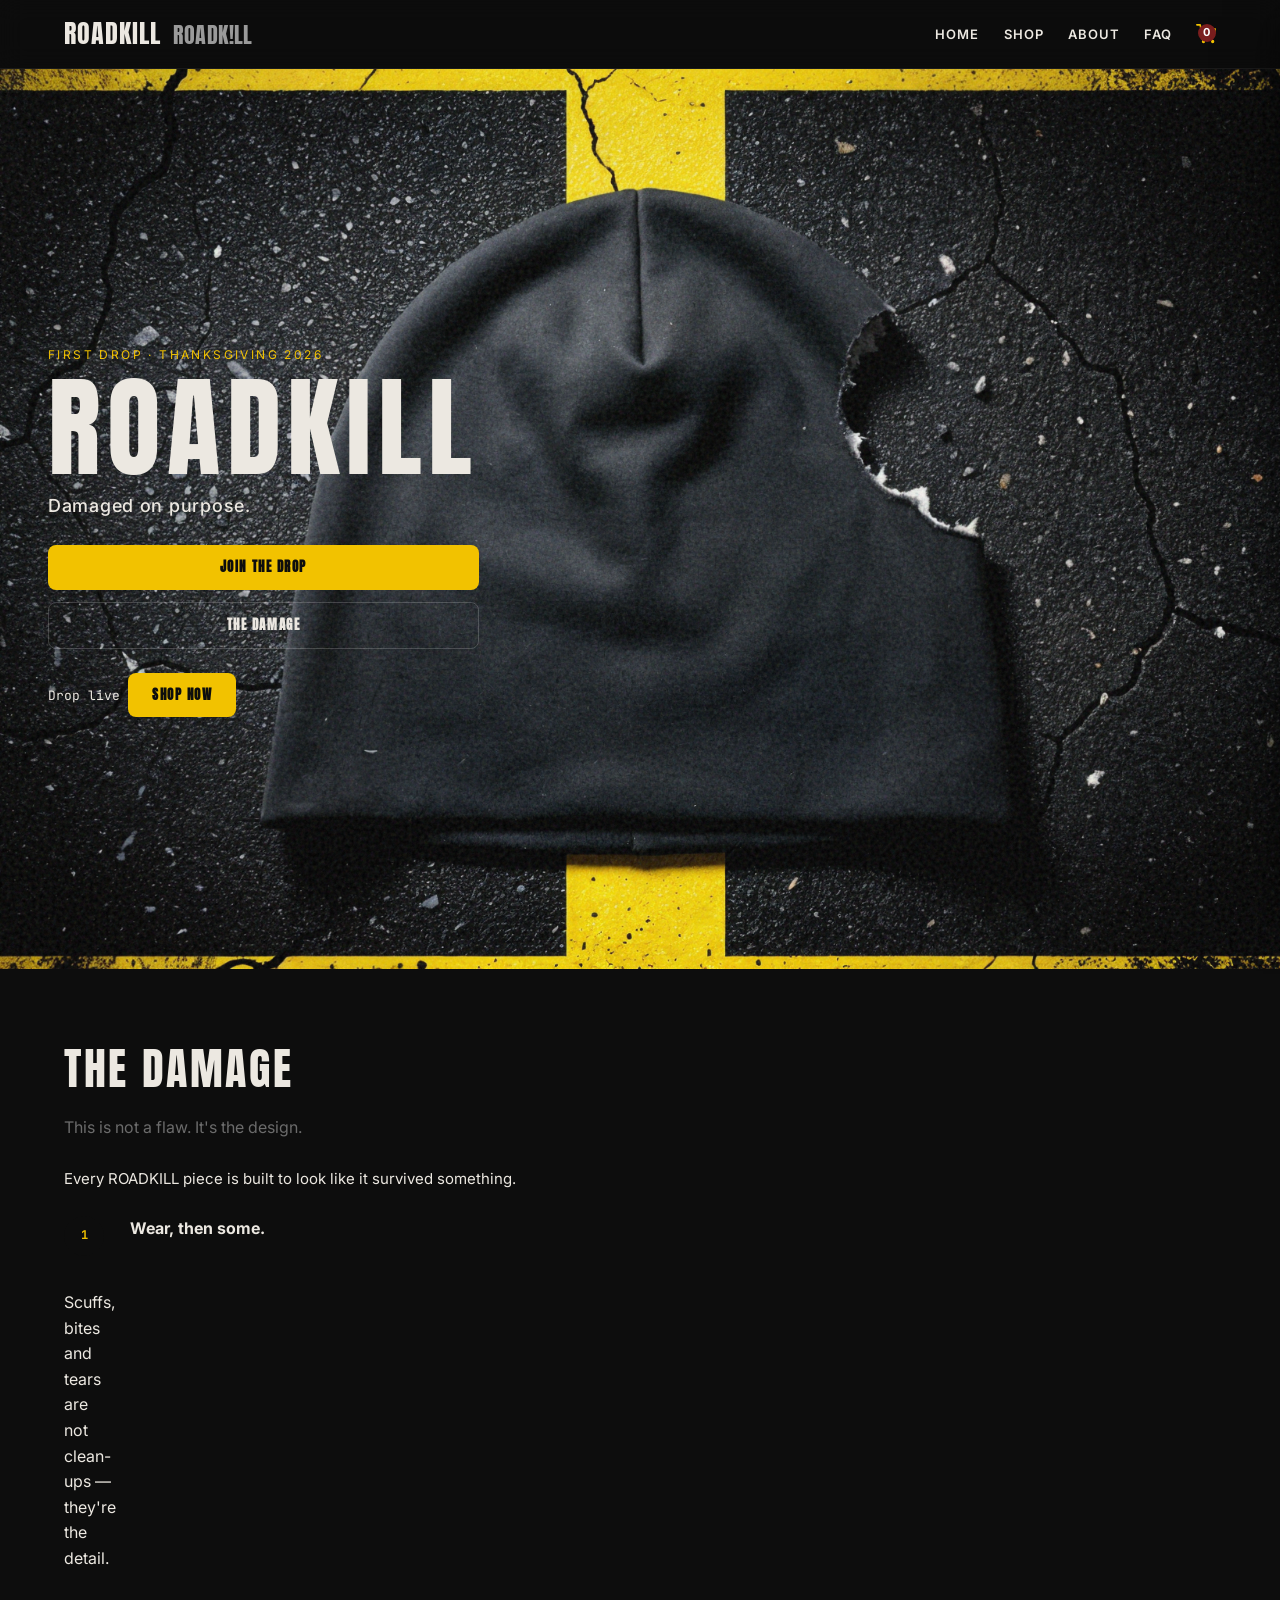
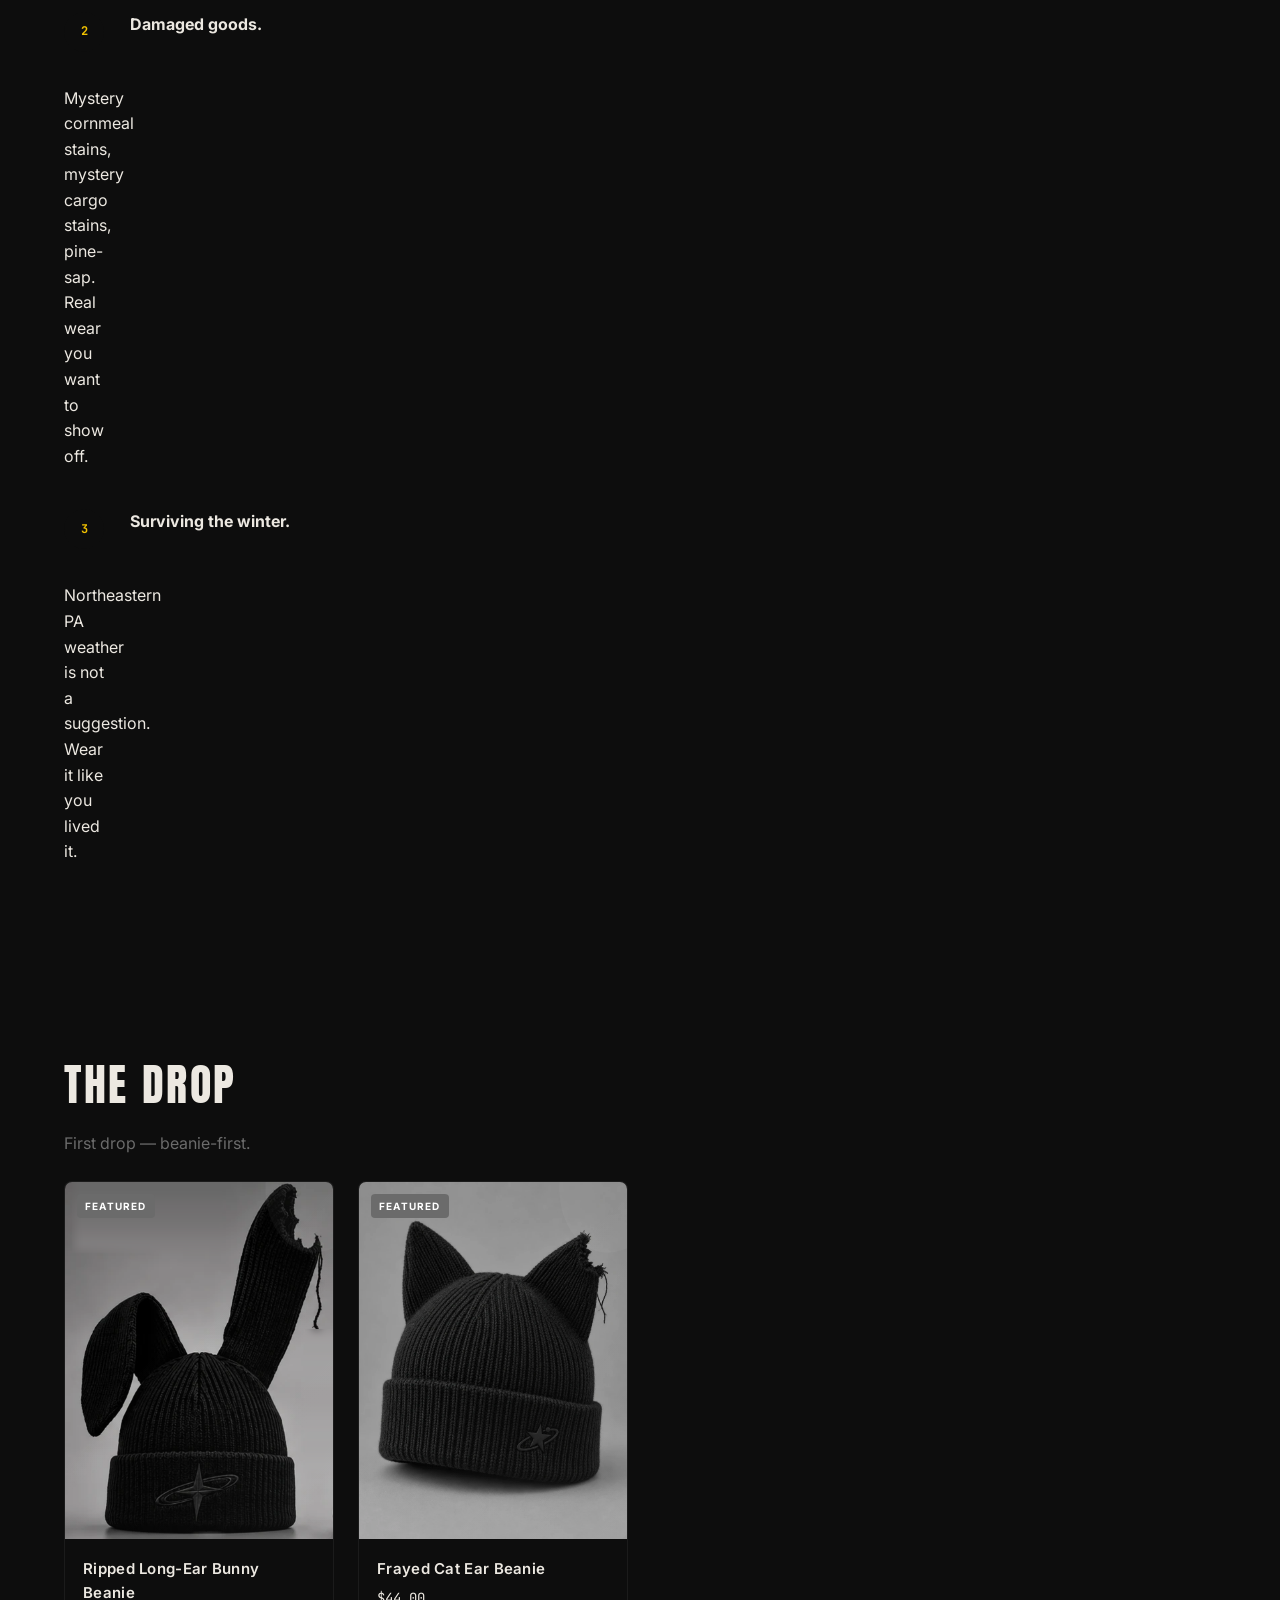
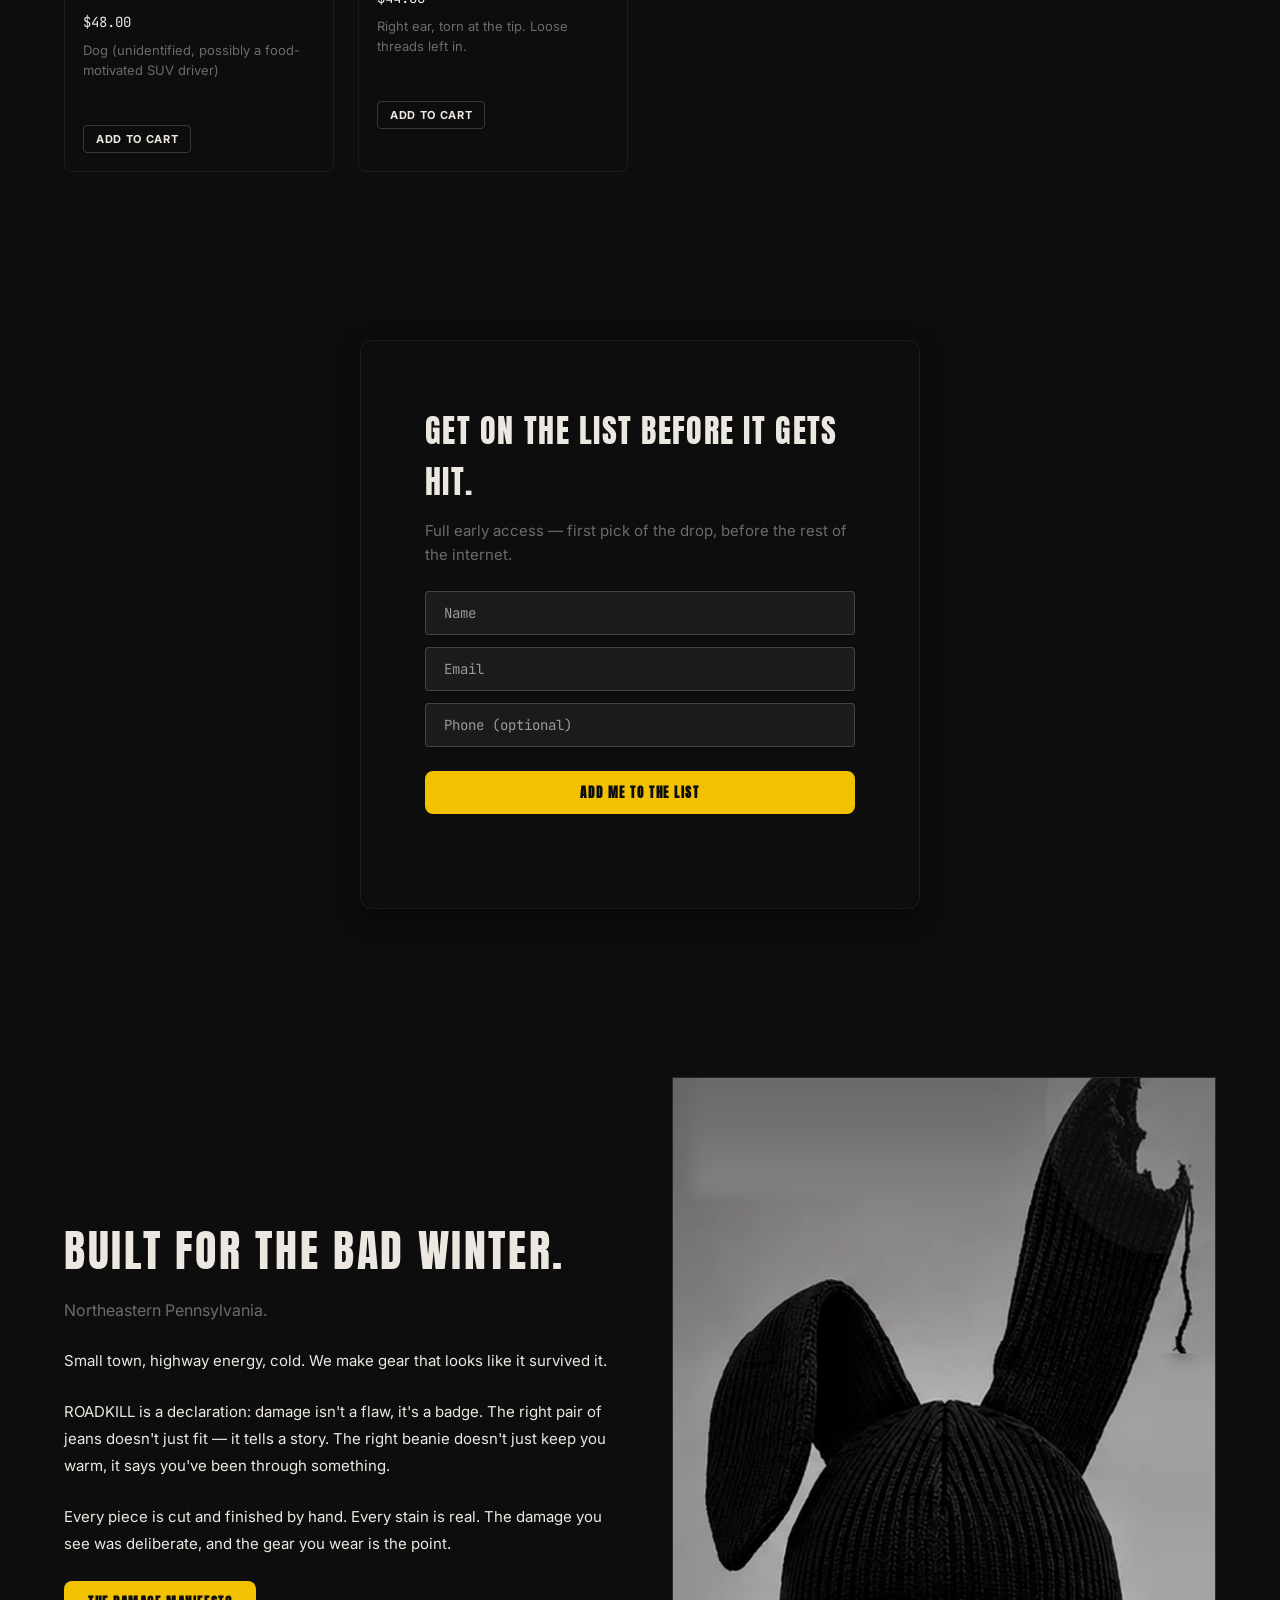
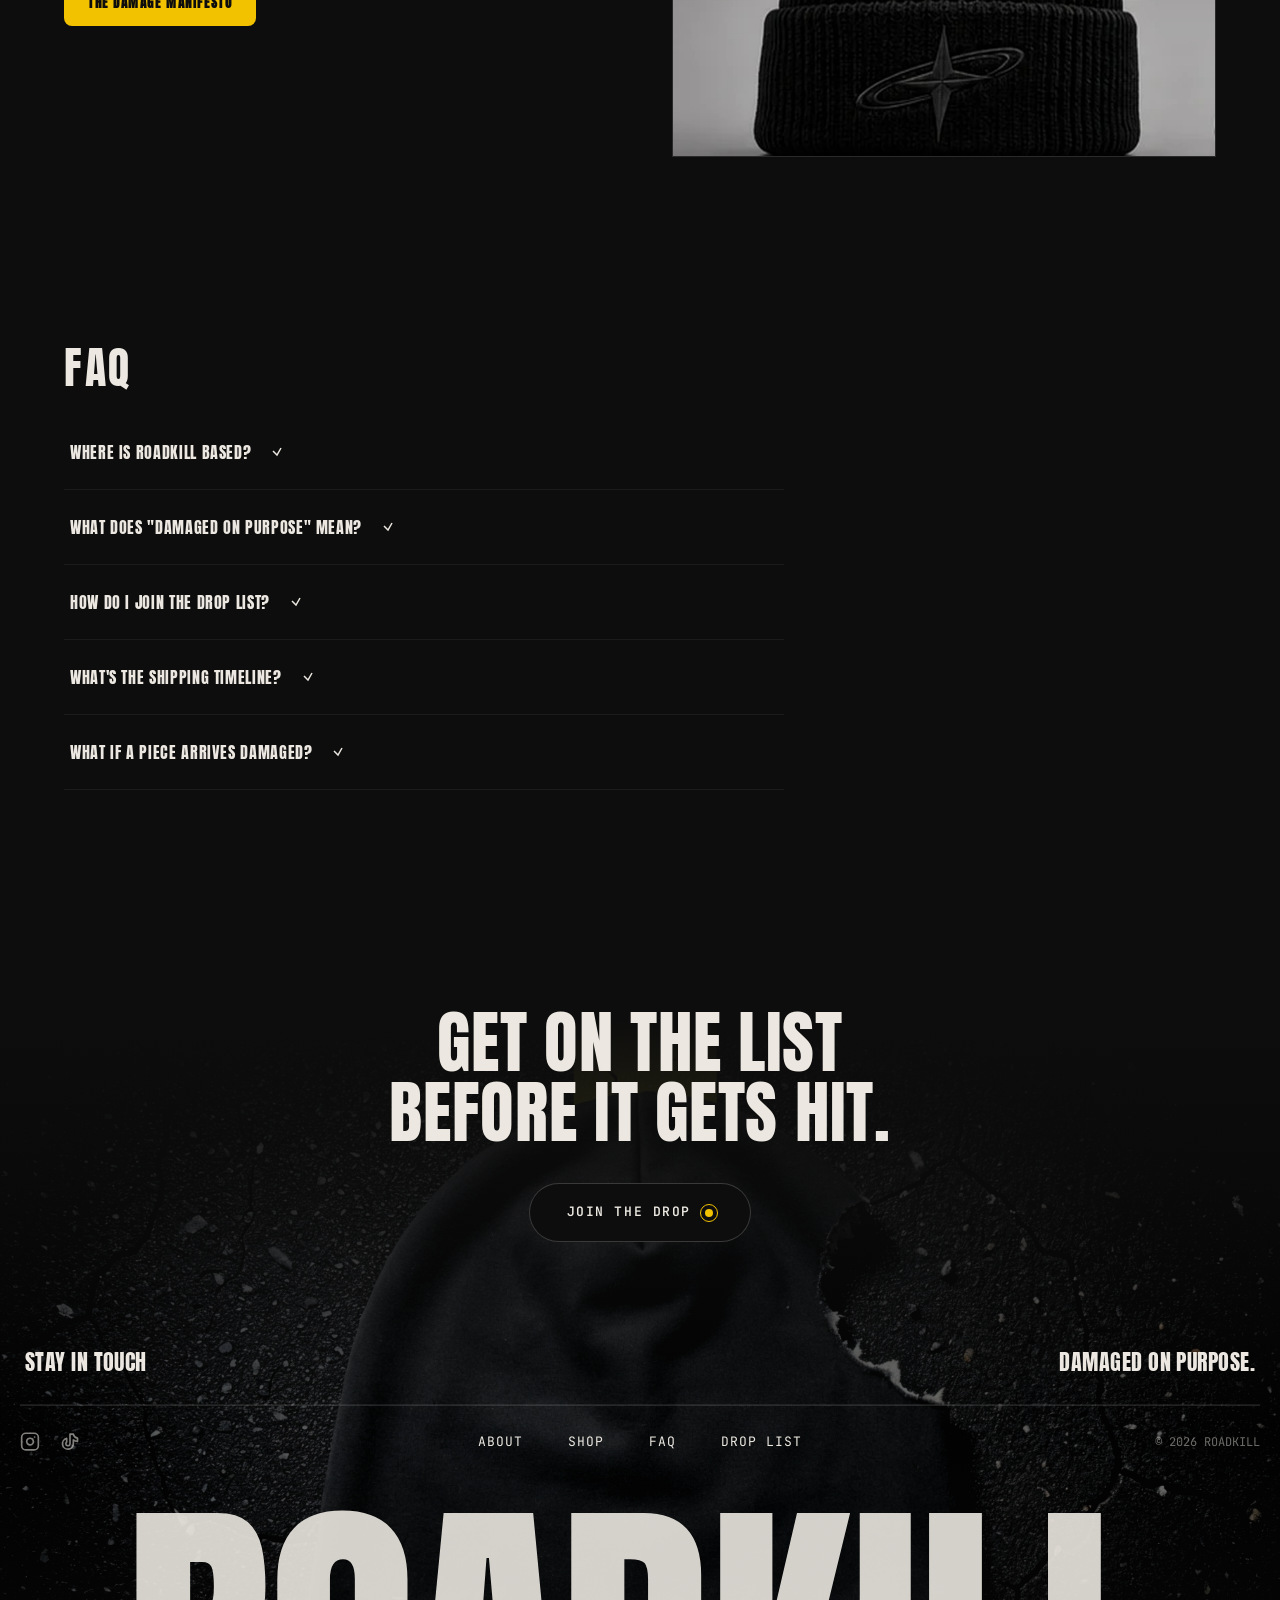
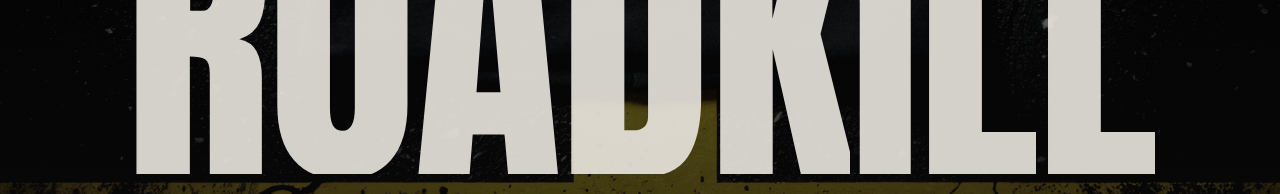
<file: index.html>
<!DOCTYPE html>
<html lang="en">
<head>
<meta charset="UTF-8">
<meta name="viewport" content="width=device-width, initial-scale=1.0">
<title>ROADKILL — Damaged on purpose.</title>
<meta name="description" content="ROADKILL is an independent streetwear brand from northeastern PA. Damaged on purpose. Long-ear bunny beanies, chewed off like they survived something.">

<!-- Open Graph / Facebook -->
<meta property="og:type" content="website">
<meta property="og:title" content="ROADKILL — Damaged on purpose.">
<meta property="og:description" content="Independent streetwear. Damaged on purpose. Long-ear bunny beanies, chewed off like they survived the winter.">
<meta property="og:image" content="assets/og-banner.jpg">
<meta property="og:url" content="https://www.roadkillbrand.com/">
<meta property="og:site_name" content="ROADKILL">

<!-- Twitter -->
<meta name="twitter:card" content="summary_large_image">
<meta name="twitter:title" content="ROADKILL — Damaged on purpose.">
<meta name="twitter:description" content="Independent streetwear. Damaged on purpose.">
<meta name="twitter:image" content="assets/og-banner.jpg">

<!-- Favicon (paint-splatter style placeholder) -->
<link rel="icon" href="data:image/svg+xml,<svg xmlns='http://www.w3.org/2000/svg' viewBox='0 0 32 32'><rect width='32' height='32' fill='%230d0d0d'/><text y='24' font-size='20' font-weight='700' fill='%23f2c200'>!</text></svg>">

<link rel="preconnect" href="https://fonts.googleapis.com">
<link rel="preconnect" href="https://fonts.gstatic.com" crossorigin>
<link href="https://fonts.googleapis.com/css2?family=Anton&family=Inter:wght@400;500;600&family=JetBrains+Mono&display=swap" rel="stylesheet">

<link rel="stylesheet" href="styles.css">
</head>
<body>

<!-- ======= MASTHEAD ======= -->
<header class="masthead">
  <div class="container masthead__inner">
    <a href="/" class="logo" aria-label="ROADKILL home">
      <span class="logo__word">ROADKILL</span>
      <span class="logo__variant">ROADK!LL</span>
    </a>
    <nav class="nav" id="nav">
      <a href="#home" class="nav__link">Home</a>
      <a href="#shop" class="nav__link">Shop</a>
      <a href="#about" class="nav__link">About</a>
      <a href="#faq" class="nav__link">FAQ</a>
      <a href="cart.html" class="nav__cart" aria-label="Open cart">
        <svg width="20" height="20" viewBox="0 0 24 24" fill="none" stroke="#f2c200" stroke-width="2" stroke-linecap="round" stroke-linejoin="round"><circle cx="9" cy="21" r="1"/><circle cx="20" cy="21" r="1"/><path d="M1 1h4l2.68 13.39a2 2 0 0 0 2 1.61h9.72a2 2 0 0 0 2-1.61L23 6H6"/></svg>
        <span class="nav__cart-count" id="navCartCount">0</span>
      </a>
    </nav>
    <button class="nav__toggle" id="navToggle" aria-label="Toggle navigation" aria-expanded="false">
      <span></span><span></span><span></span>
    </button>
  </div>
</header>

<!-- ======= PAGE WRAPPER ======= -->
<div class="page" id="page">

  <!-- ==================== HOME ==================== -->
  <section class="page-section hero" id="home">
    <div class="hero__bg">
      <img src="assets/hero-bunny-beanie.png" alt="Flagship long-ear bunny beanie, one ear chewed off like a dog got to it">
      <div class="hero__grain"></div>
    </div>
    <div class="hero__content">
      <p class="eyebrow">First Drop &middot; Thanksgiving 2026</p>
      <h1 class="hero__title">ROADKILL</h1>
      <h1 class="hero__title hero__title--alt">ROADK!LL</h1>
      <p class="hero__sub">Damaged on purpose.</p>
      <div class="hero__actions">
        <a href="#shop" class="btn btn--primary">Join the Drop</a>
        <a href="#the-damage" class="btn btn--ghost">The Damage</a>
      </div>
      <div class="hero__countdown" id="countdown" aria-live="polite"></div>
    </div>
    <div class="hero__side">
      <div class="hero__scarab">
        <!-- torn/bite-marked frame -->
        <div class="frame frame--bite">
          <img src="assets/bunny-beanie.png" alt="Flagship long-ear bunny beanie, one ear chewed off">
          <div class="frame__bite"></div>
        </div>
        <p class="caption">One ear chewed off.<br>Like a dog got to it.</p>
      </div>
    </div>
  </section>

  <!-- ==================== THE DAMAGE ==================== -->
  <section class="page-section the-damage" id="the-damage">
    <div class="container">
      <h2 class="section-title">The Damage</h2>
      <p class="section-lead">This is not a flaw. It's the design.</p>
      <p class="section-body">Every ROADKILL piece is built to look like it survived something.</p>
      <ul class="feature-list">
        <li class="feature-list__item">
          <span class="feature-list__marker">1</span>
          <div><strong>Wear, then some.</strong></div>
          <p>Scuffs, bites and tears are not clean-ups — they're the detail.</p>
        </li>
        <li class="feature-list__item">
          <span class="feature-list__marker">2</span>
          <div><strong>Damaged goods.</strong></div>
          <p>Mystery cornmeal stains, mystery cargo stains, pine-sap. Real wear you want to show off.</p>
        </li>
        <li class="feature-list__item">
          <span class="feature-list__marker">3</span>
          <div><strong>Surviving the winter.</strong></div>
          <p>Northeastern PA weather is not a suggestion. Wear it like you lived it.</p>
        </li>
      </ul>
    </div>
  </section>

  <!-- ==================== FEATURED PRODUCTS ==================== -->
  <section class="page-section featured" id="shop">
    <div class="container">
      <div class="section-head">
        <h2 class="section-title">The Drop</h2>
        <p class="section-lead">First drop &mdash; beanie-first.</p>
      </div>
      <div class="product-grid" id="featuredGrid"></div>
    </div>
  </section>

  <!-- ==================== DROP LIST ==================== -->
  <section class="page-section drop-list" id="drop">
    <div class="container">
      <div class="drop-list__card">
        <h2 class="drop-list__title">Get on the list before it gets hit.</h2>
        <p class="drop-list__sub">Full early access &mdash; first pick of the drop, before the rest of the internet.</p>
        <form class="drop-list__form" id="dropForm">
          <div class="drop-list__fields">
            <input class="input" type="text" name="name" placeholder="Name" required aria-label="Name">
            <input class="input" type="email" name="email" placeholder="Email" required aria-label="Email">
            <input class="input input--phone" type="tel" name="phone" placeholder="Phone (optional)" aria-label="Phone">
          </div>
          <button class="btn btn--primary btn--full" type="submit">Add me to the list</button>
          <p class="form-feedback" id="formFeedback" role="status"></p>
        </form>
      </div>
    </div>
  </section>

  <!-- ==================== ABOUT ==================== -->
  <section class="page-section about" id="about">
    <div class="container about__inner">
      <div class="about__body">
        <h2 class="section-title">Built for the bad winter.</h2>
        <p class="section-lead">Northeastern Pennsylvania.</p>
        <p class="section-body">Small town, highway energy, cold. We make gear that looks like it survived it.</p>
        <p class="section-body">ROADKILL is a declaration: damage isn't a flaw, it's a badge. The right pair of jeans doesn't just fit — it tells a story. The right beanie doesn't just keep you warm, it says you've been through something.</p>
        <p class="section-body">Every piece is cut and finished by hand. Every stain is real. The damage you see was deliberate, and the gear you wear is the point.</p>
        <a href="#" class="btn btn--primary">The Damage Manifesto</a>
      </div>
      <div class="about__image">
        <div class="frame frame--light">
          <img src="assets/bunny-beanie.png" alt="A worn long-ear bunny beanie, chewed edge">
          <div class="frame__bite"></div>
        </div>
      </div>
    </div>
  </section>

  <!-- ==================== FAQ ==================== -->
  <section class="page-section faq" id="faq">
    <div class="container">
      <h2 class="section-title">FAQ</h2>
      <div class="faq__list" id="faqList">
        <div class="faq__item">
          <button class="faq__q" aria-expanded="false" aria-controls="faq1">
            <span>Where is ROADKILL based?</span>
            <svg width="16" height="16" viewBox="0 0 16 16" fill="none" stroke="#ECE8E1" stroke-width="1.5"><polyline points="4 7 8 11 12 4"/></svg>
          </button>
          <div class="faq__a" id="faq1">
            <p>We're from northeastern Pennsylvania — grit, cold, and highway energy. The "side of the road" aesthetic comes straight from the turnpikes and truck stops of PA.</p>
          </div>
        </div>
        <div class="faq__item">
          <button class="faq__q" aria-expanded="false" aria-controls="faq2">
            <span>What does "damaged on purpose" mean?</span>
            <svg width="16" height="16" viewBox="0 0 16 16" fill="none" stroke="#ECE8E1" stroke-width="1.5"><polyline points="4 7 8 11 12 4"/></svg>
          </button>
          <div class="faq__a" id="faq2">
            <p>Our whole brand is "damaged goods." We intentionally leave wear, bites, tears and scuffs on every piece. It's the design, not a defect.</p>
          </div>
        </div>
        <div class="faq__item">
          <button class="faq__q" aria-expanded="false" aria-controls="faq3">
            <span>How do I join the drop list?</span>
            <svg width="16" height="16" viewBox="0 0 16 16" fill="none" stroke="#ECE8E1" stroke-width="1.5"><polyline points="4 7 8 11 12 4"/></svg>
          </button>
          <div class="faq__a" id="faq3">
            <p>Grab a spot on the list on our home page or the Drop List section. We'll send early access to the first 200 before the drop goes live.</p>
          </div>
        </div>
        <div class="faq__item">
          <button class="faq__q" aria-expanded="false" aria-controls="faq4">
            <span>What's the shipping timeline?</span>
            <svg width="16" height="16" viewBox="0 0 16 16" fill="none" stroke="#ECE8E1" stroke-width="1.5"><polyline points="4 7 8 11 12 4"/></svg>
          </button>
          <div class="faq__a" id="faq4">
            <p>Orders ship within 1&ndash;2 business days via USPS Priority. Expect 3&ndash;5 business days on the East Coast, 5&ndash;8 elsewhere.</p>
          </div>
        </div>
        <div class="faq__item">
          <button class="faq__q" aria-expanded="false" aria-controls="faq5">
            <span>What if a piece arrives damaged?</span>
            <svg width="16" height="16" viewBox="0 0 16 16" fill="none" stroke="#ECE8E1" stroke-width="1.5"><polyline points="4 7 8 11 12 4"/></svg>
          </button>
          <div class="faq__a" id="faq5">
            <p>All intentional damage is pre-approved. If something arrives with unexpected damage, reply to your order confirmation and we'll make it right &mdash; no questions, no returns hassle.</p>
          </div>
        </div>
      </div>
    </div>
  </section>

  <!-- ==================== FOOTER / ENDCAP ==================== -->
  <footer class="endcap" id="endcap">
    <div class="endcap__media" aria-hidden="true">
      <img src="assets/hero-bunny-beanie.png" alt="" loading="lazy">
    </div>
    <div class="endcap__gradient" aria-hidden="true"></div>

    <div class="endcap__hero">
      <h2 class="endcap__title">Get on the list <br> before it gets hit.</h2>
      <a href="#drop" class="endcap__btn">
        <span>Join the Drop</span>
        <span class="endcap__dot" aria-hidden="true"></span>
      </a>
    </div>

    <div class="endcap__block">
      <div class="endcap__top">
        <p class="endcap__label">Stay in Touch</p>
        <p class="endcap__label">Damaged on purpose.</p>
      </div>
      <hr class="endcap__divider">
      <div class="endcap__bottom">
        <div class="endcap__socials">
          <a href="#" aria-label="Instagram" class="endcap__social"><svg width="20" height="20" viewBox="0 0 24 24" fill="none" stroke="currentColor" stroke-width="2" stroke-linecap="round" stroke-linejoin="round"><rect x="2" y="2" width="20" height="20" rx="5" ry="5"></rect><path d="M16 11.37A4 4 0 1 1 12.63 8 4 4 0 0 1 16 11.37z"></path><line x1="17.5" y1="6.5" x2="17.51" y2="6.5"></line></svg></a>
          <a href="#" aria-label="TikTok" class="endcap__social"><svg width="20" height="20" viewBox="0 0 24 24" fill="none" stroke="currentColor" stroke-width="2" stroke-linecap="round" stroke-linejoin="round"><path d="M21 7.917v4.034a9.948 9.948 0 0 1 -5 -1.951v4.5a6.5 6.5 0 1 1 -8 -6.326v4.326a2.5 2.5 0 1 0 4 2v-11.5h4.083a6.005 6.005 0 0 0 4.917 4.917z"></path></svg></a>
        </div>
        <nav class="endcap__links" aria-label="Footer">
          <a href="#about" class="endcap__link">About</a>
          <a href="#shop" class="endcap__link">Shop</a>
          <a href="#faq" class="endcap__link">FAQ</a>
          <a href="#drop" class="endcap__link">Drop List</a>
        </nav>
        <p class="endcap__copy">&copy; 2026 ROADKILL</p>
      </div>
    </div>

    <div class="endcap__wordmark-wrap" aria-hidden="true">
      <p class="endcap__wordmark">ROADKILL</p>
    </div>

    <div class="endcap__ring" id="endcapRing" aria-hidden="true"></div>
    <div class="endcap__pill" id="endcapPill" aria-hidden="true">
      <span class="endcap__pill-text"><span>Join</span> the drop</span>
    </div>
  </footer>

</div><!-- /page -->

<!-- ======= CART OVERVIEW (slide-in, mobile) ======= -->
<div class="cart-overlay" id="cartOverlay" aria-hidden="true"></div>
<div class="cart-drawer" id="cartDrawer" aria-hidden="true" role="dialog" aria-label="Shopping cart">
  <div class="cart-drawer__header">
    <h2>Your Cart</h2>
    <button class="cart-drawer__close" id="cartClose" aria-label="Close cart">&times;</button>
  </div>
  <ul class="cart-drawer__list" id="cartList"></ul>
  <div class="cart-drawer__footer">
    <div class="cart-drawer__totals">
      <span class="cart-drawer__subtotal">Subtotal</span>
      <span class="cart-drawer__amount" id="cartSubtotal">$0.00</span>
    </div>
    <a href="checkout.html" class="btn btn--primary btn--full">Checkout</a>
    <p class="cart-drawer__note">Stripe-ready &middot; placeholder until you plug in your key.</p>
  </div>
</div>

<!-- ======= BURGER TOGGLE (duplicate for non-js) ======= -->
<button class="nav__toggle" id="burgerToggle" aria-label="Open navigation" aria-expanded="false">
  <span></span><span></span><span></span>
</button>

<script src="data.js"></script>
<script src="app.js"></script>
</body>
</html>
</file>
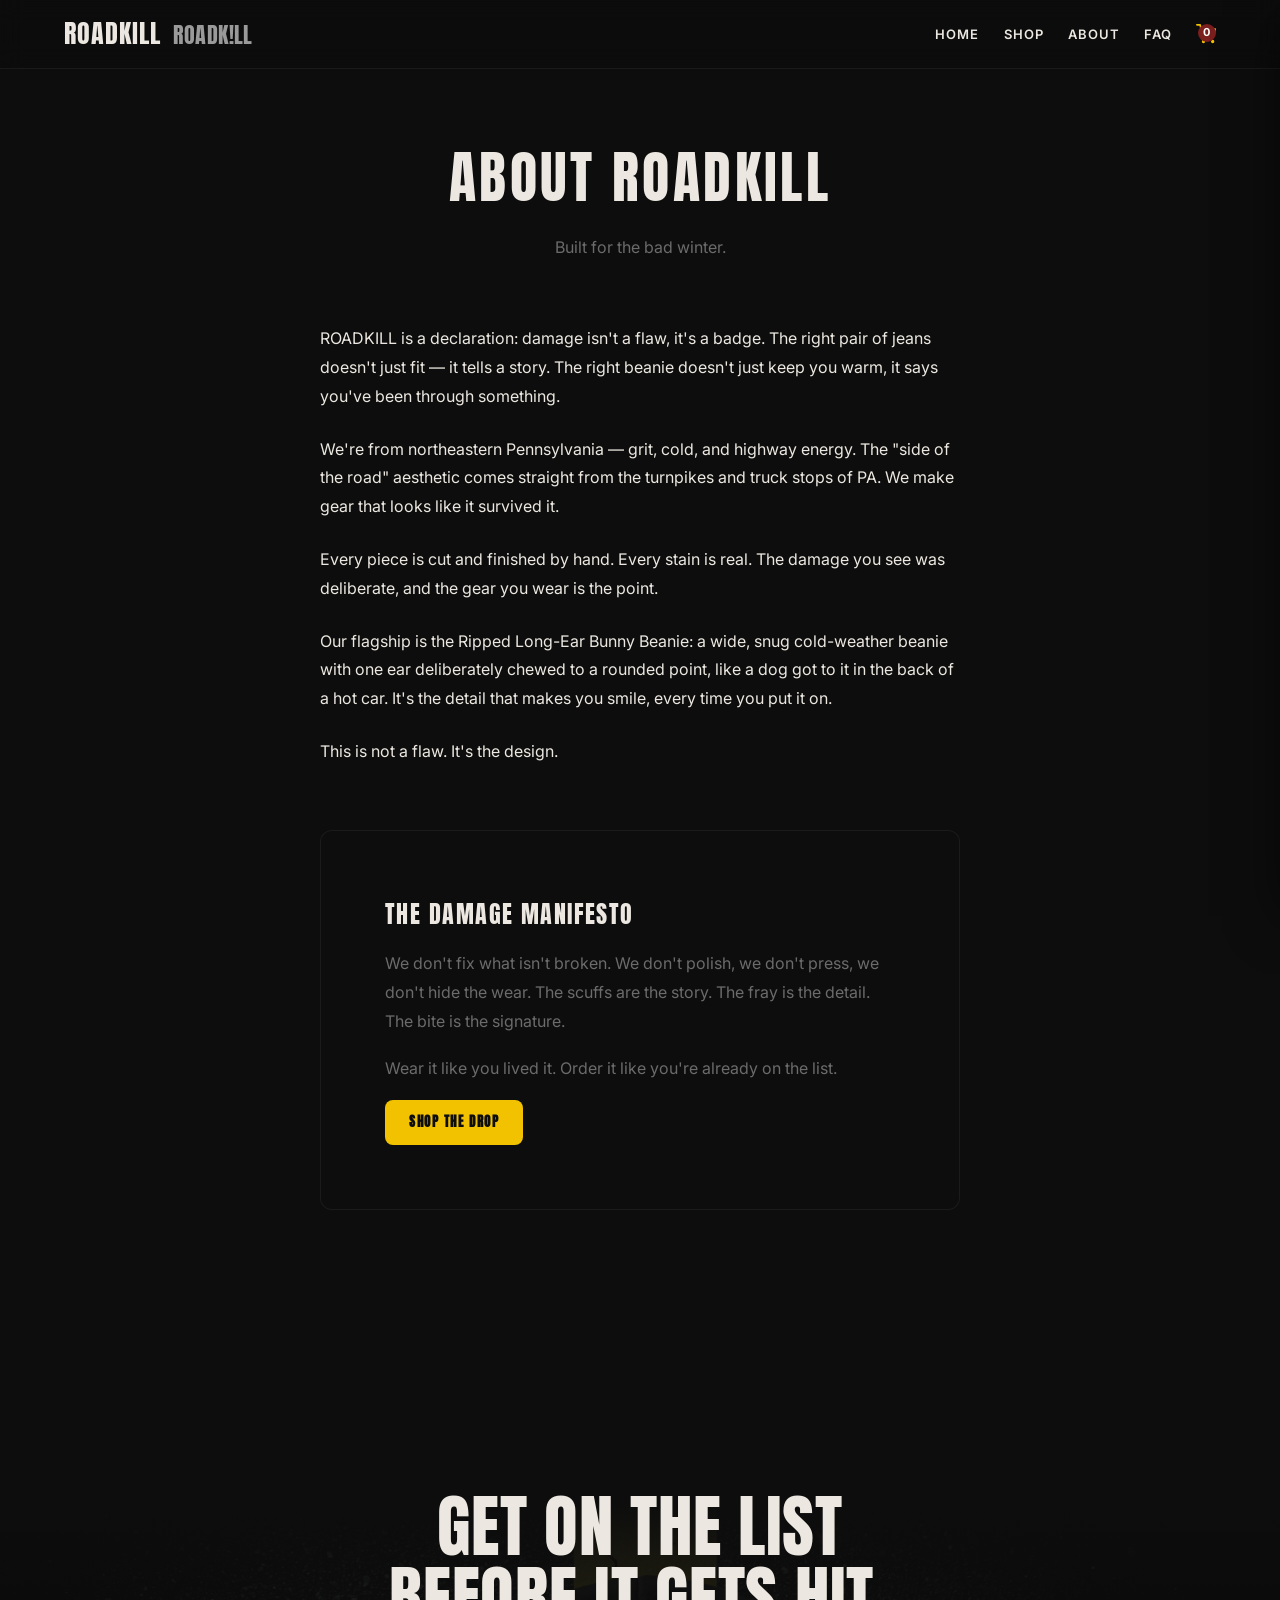
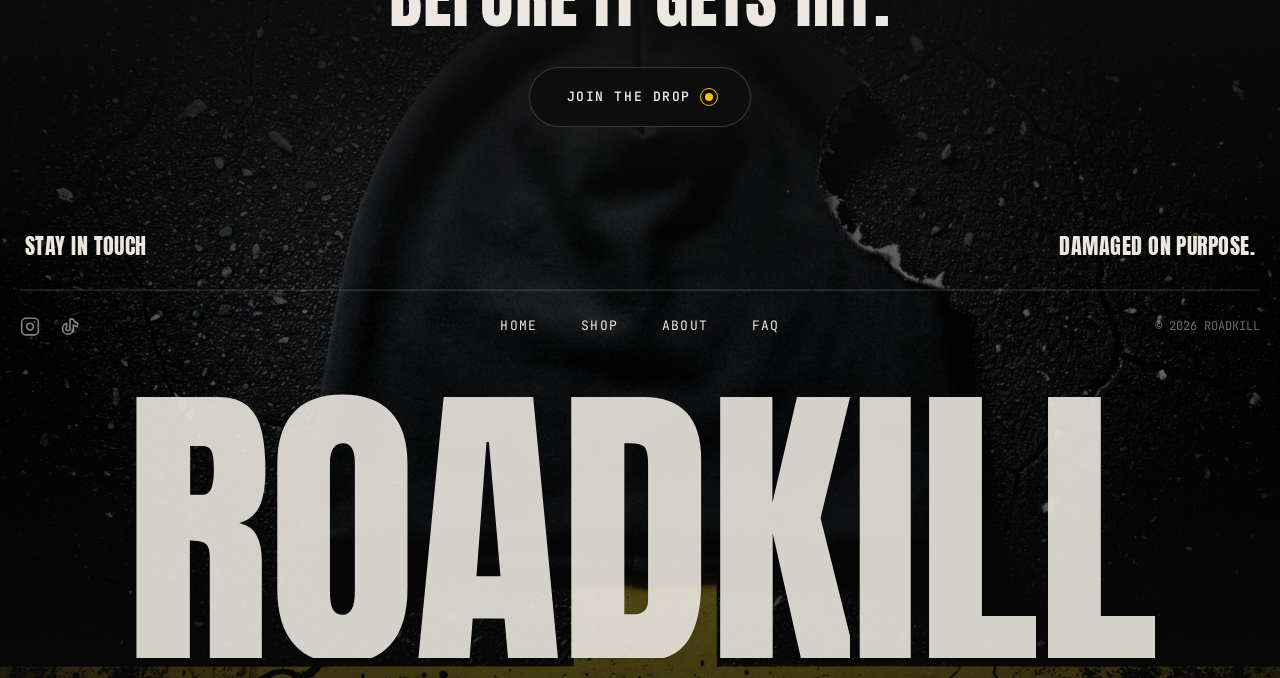
<file: about.html>
<!DOCTYPE html>
<html lang="en">
<head>
  <meta charset="UTF-8">
  <meta name="viewport" content="width=device-width, initial-scale=1.0">
  <title>About — ROADKILL</title>
  <meta name="description" content="About ROADKILL. Independent streetwear from northeastern Pennsylvania. Damaged on purpose.">

  <!-- Open Graph -->
  <meta property="og:title" content="About — ROADKILL">
  <meta property="og:description" content="About ROADKILL. Independent streetwear from northeastern Pennsylvania. Damaged on purpose.">
  <meta property="og:image" content="/assets/og-banner.jpg">
  <meta property="og:url" content="https://www.roadkillbrand.com/about.html">

  <link rel="icon" href="data:image/svg+xml,<svg xmlns='http://www.w3.org/2000/svg' viewBox='0 0 32 32'><rect width='32' height='32' fill='%230d0d0d'/><text y='24' font-size='20' font-weight='700' fill='%23f2c200'>!</text></svg>">
  <link rel="preconnect" href="https://fonts.googleapis.com">
  <link rel="preconnect" href="https://fonts.gstatic.com" crossorigin>
  <link href="https://fonts.googleapis.com/css2?family=Anton&family=Inter:wght@400;500;600&family=JetBrains+Mono&display=swap" rel="stylesheet">
  <link rel="stylesheet" href="styles.css">
</head>
<body>

<header class="masthead">
  <div class="container masthead__inner">
    <a href="index.html" class="logo" aria-label="ROADKILL home">
      <span class="logo__word">ROADKILL</span>
      <span class="logo__variant">ROADK!LL</span>
    </a>
    <nav class="nav" id="nav">
      <a href="index.html" class="nav__link">Home</a>
      <a href="shop.html" class="nav__link">Shop</a>
      <a href="about.html" class="nav__link">About</a>
      <a href="faq.html" class="nav__link">FAQ</a>
      <a href="cart.html" class="nav__cart" aria-label="Open cart">
        <svg width="20" height="20" viewBox="0 0 24 24" fill="none" stroke="#f2c200" stroke-width="2" stroke-linecap="round" stroke-linejoin="round"><circle cx="9" cy="21" r="1"/><circle cx="20" cy="21" r="1"/><path d="M1 1h4l2.68 13.39a2 2 0 0 0 2 1.61h9.72a2 2 0 0 0 2-1.61L23 6H6"/></svg>
        <span class="nav__cart-count" id="navCartCount">0</span>
      </a>
    </nav>
    <button class="nav__toggle" id="navToggle" aria-label="Toggle navigation" aria-expanded="false">
      <span></span><span></span><span></span>
    </button>
  </div>
</header>

<div class="page" id="page">
  <section class="page-section about-page">
    <div class="container">
      <div class="about-page__hero">
        <h1 class="about-page__title">About ROADKILL</h1>
        <p class="about-page__sub">Built for the bad winter.</p>
      </div>

      <article class="about-page__content">
        <p>
          ROADKILL is a declaration: damage isn't a flaw, it's a badge. The right pair of jeans doesn't just fit — it tells a story. The right beanie doesn't just keep you warm, it says you've been through something.
        </p>
        <p>
          We're from northeastern Pennsylvania — grit, cold, and highway energy. The "side of the road" aesthetic comes straight from the turnpikes and truck stops of PA. We make gear that looks like it survived it.
        </p>
        <p>
          Every piece is cut and finished by hand. Every stain is real. The damage you see was deliberate, and the gear you wear is the point.
        </p>
        <p>
          Our flagship is the Ripped Long-Ear Bunny Beanie: a wide, snug cold-weather beanie with one ear deliberately chewed to a rounded point, like a dog got to it in the back of a hot car. It's the detail that makes you smile, every time you put it on.
        </p>
        <p>
          This is not a flaw. It's the design.
        </p>
      </article>

      <div class="about-page__manifesto">
        <h2>The Damage Manifesto</h2>
        <p>
          We don't fix what isn't broken. We don't polish, we don't press, we don't hide the wear. The scuffs are the story. The fray is the detail. The bite is the signature.
        </p>
        <p>
          Wear it like you lived it. Order it like you're already on the list.
        </p>
        <a href="index.html#shop" class="btn btn--primary">Shop the drop</a>
      </div>
    </div>
  </section>
</div>

<!-- ==================== FOOTER / ENDCAP ==================== -->
<footer class="endcap" id="endcap">
  <div class="endcap__media" aria-hidden="true">
    <img src="assets/hero-bunny-beanie.png" alt="" loading="lazy">
  </div>
  <div class="endcap__gradient" aria-hidden="true"></div>

  <div class="endcap__hero">
    <h2 class="endcap__title">Get on the list <br> before it gets hit.</h2>
    <a href="index.html#drop" class="endcap__btn">
      <span>Join the Drop</span>
      <span class="endcap__dot" aria-hidden="true"></span>
    </a>
  </div>

  <div class="endcap__block">
    <div class="endcap__top">
      <p class="endcap__label">Stay in Touch</p>
      <p class="endcap__label">Damaged on purpose.</p>
    </div>
    <hr class="endcap__divider">
    <div class="endcap__bottom">
      <div class="endcap__socials">
        <a href="#" aria-label="Instagram" class="endcap__social"><svg width="20" height="20" viewBox="0 0 24 24" fill="none" stroke="currentColor" stroke-width="2" stroke-linecap="round" stroke-linejoin="round"><rect x="2" y="2" width="20" height="20" rx="5" ry="5"></rect><path d="M16 11.37A4 4 0 1 1 12.63 8 4 4 0 0 1 16 11.37z"></path><line x1="17.5" y1="6.5" x2="17.51" y2="6.5"></line></svg></a>
        <a href="#" aria-label="TikTok" class="endcap__social"><svg width="20" height="20" viewBox="0 0 24 24" fill="none" stroke="currentColor" stroke-width="2" stroke-linecap="round" stroke-linejoin="round"><path d="M21 7.917v4.034a9.948 9.948 0 0 1 -5 -1.951v4.5a6.5 6.5 0 1 1 -8 -6.326v4.326a2.5 2.5 0 1 0 4 2v-11.5h4.083a6.005 6.005 0 0 0 4.917 4.917z"></path></svg></a>
      </div>
      <nav class="endcap__links" aria-label="Footer">
        <a href="index.html" class="endcap__link">Home</a>
        <a href="shop.html" class="endcap__link">Shop</a>
        <a href="about.html" class="endcap__link">About</a>
        <a href="faq.html" class="endcap__link">FAQ</a>
      </nav>
      <p class="endcap__copy">&copy; 2026 ROADKILL</p>
    </div>
  </div>

  <div class="endcap__wordmark-wrap" aria-hidden="true">
    <p class="endcap__wordmark">ROADKILL</p>
  </div>

  <div class="endcap__ring" id="endcapRing" aria-hidden="true"></div>
  <div class="endcap__pill" id="endcapPill" aria-hidden="true">
    <span class="endcap__pill-text"><span>Join</span> the drop</span>
  </div>
</footer>

<div class="cart-overlay" id="cartOverlay" aria-hidden="true"></div>
<div class="cart-drawer" id="cartDrawer" aria-hidden="true" role="dialog" aria-label="Shopping cart">
  <div class="cart-drawer__header">
    <h2>Your Cart</h2>
    <button class="cart-drawer__close" id="cartClose" aria-label="Close cart">&times;</button>
  </div>
  <ul class="cart-drawer__list" id="cartList"></ul>
  <div class="cart-drawer__footer">
    <div class="cart-drawer__totals">
      <span class="cart-drawer__subtotal">Subtotal</span>
      <span class="cart-drawer__amount" id="cartSubtotal">$0.00</span>
    </div>
    <a href="checkout.html" class="btn btn--primary btn--full">Checkout</a>
    <p class="cart-drawer__note">Stripe-ready &middot; placeholder until you plug in your key.</p>
  </div>
</div>

<script src="data.js"></script>
<script src="app.js"></script>
</body>
</html>
</file>
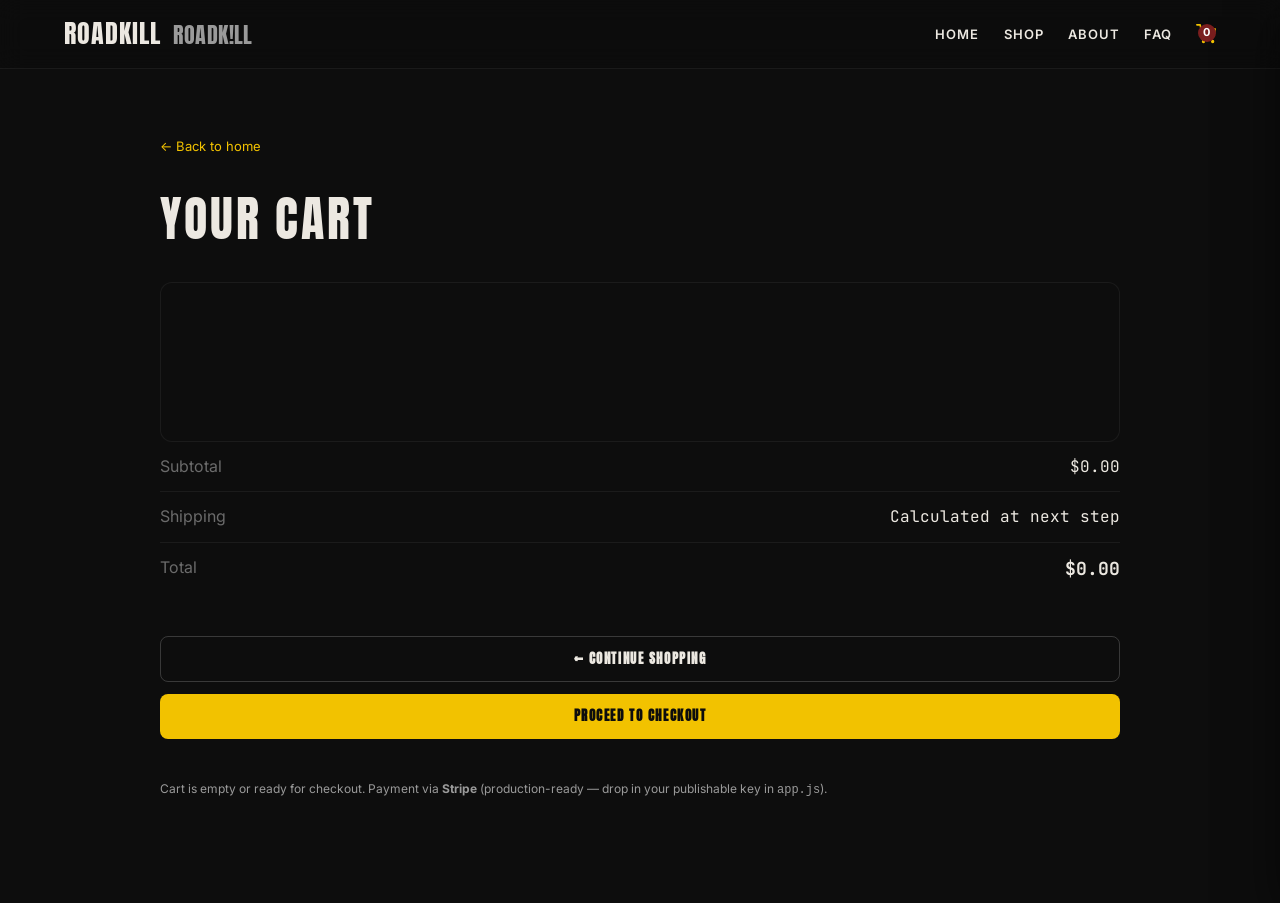
<file: cart.html>
<!DOCTYPE html>
<html lang="en">
<head>
  <meta charset="UTF-8">
  <meta name="viewport" content="width=device-width, initial-scale=1.0">
  <title>Cart — ROADKILL</title>
  <meta name="description" content="Your cart — ROADKILL Damaged on purpose.">

  <!-- Open Graph -->
  <meta property="og:title" content="Cart — ROADKILL">
  <meta property="og:description" content="Your cart — ROADKILL. Damaged on purpose.">
  <meta property="og:image" content="/assets/og-banner.jpg">
  <meta property="og:url" content="https://www.roadkillbrand.com/cart.html">

  <link rel="icon" href="data:image/svg+xml,<svg xmlns='http://www.w3.org/2000/svg' viewBox='0 0 32 32'><rect width='32' height='32' fill='%230d0d0d'/><text y='24' font-size='20' font-weight='700' fill='%23f2c200'>!</text></svg>">
  <link rel="preconnect" href="https://fonts.googleapis.com">
  <link rel="preconnect" href="https://fonts.gstatic.com" crossorigin>
  <link href="https://fonts.googleapis.com/css2?family=Anton&family=Inter:wght@400;500;600&family=JetBrains+Mono&display=swap" rel="stylesheet">
  <link rel="stylesheet" href="styles.css">
</head>
<body>

<header class="masthead">
  <div class="container masthead__inner">
    <a href="index.html" class="logo" aria-label="ROADKILL home">
      <span class="logo__word">ROADKILL</span>
      <span class="logo__variant">ROADK!LL</span>
    </a>
    <nav class="nav" id="nav">
      <a href="index.html" class="nav__link">Home</a>
      <a href="shop.html" class="nav__link">Shop</a>
      <a href="about.html" class="nav__link">About</a>
      <a href="faq.html" class="nav__link">FAQ</a>
      <a href="checkout.html" class="nav__cart" aria-label="Open cart">
        <svg width="20" height="20" viewBox="0 0 24 24" fill="none" stroke="#f2c200" stroke-width="2" stroke-linecap="round" stroke-linejoin="round"><circle cx="9" cy="21" r="1"/><circle cx="20" cy="21" r="1"/><path d="M1 1h4l2.68 13.39a2 2 0 0 0 2 1.61h9.72a2 2 0 0 0 2-1.61L23 6H6"/></svg>
        <span class="nav__cart-count" id="navCartCount">0</span>
      </a>
    </nav>
    <button class="nav__toggle" id="navToggle" aria-label="Toggle navigation" aria-expanded="false">
      <span></span><span></span><span></span>
    </button>
  </div>
</header>

<div class="page" id="page">
  <section class="page-section cart-page">
    <div class="container">
      <div class="cart-page__wrapper">
        <a href="index.html" class="back-link">&larr; Back to home</a>

        <h1 class="cart-page__title">Your Cart</h1>

        <div class="cart-page__cart" id="cartList">
          <!-- Populated by app.js -->
        </div>

        <div class="cart-page__totals" id="cartTotals">
          <div class="cart-page__line">
            <span class="cart-page__label">Subtotal</span>
            <span class="cart-page__value" id="cartSubtotal">$0.00</span>
          </div>
          <div class="cart-page__line">
            <span class="cart-page__label">Shipping</span>
            <span class="cart-page__value">Calculated at next step</span>
          </div>
          <div class="cart-page__line cart-page__total-row">
            <span class="cart-page__label">Total</span>
            <span class="cart-page__value" id="cartTotal">$0.00</span>
          </div>
        </div>

        <div class="cart-page__actions">
          <a href="shop.html" class="btn btn--ghost">← Continue shopping</a>
          <a href="checkout.html" class="btn btn--primary btn--full">Proceed to checkout</a>
        </div>

        <p class="cart-page__note">
          Cart is empty or ready for checkout. Payment via <strong>Stripe</strong> (production-ready — drop in your publishable key in <code>app.js</code>).
        </p>
      </div>
    </div>
  </section>
</div>

<div class="cart-overlay" id="cartOverlay" aria-hidden="true"></div>
<div class="cart-drawer" id="cartDrawer" aria-hidden="true" role="dialog" aria-label="Shopping cart">
  <div class="cart-drawer__header">
    <h2>Your Cart</h2>
    <button class="cart-drawer__close" id="cartClose" aria-label="Close cart">&times;</button>
  </div>
  <ul class="cart-drawer__list" id="cartList"></ul>
  <div class="cart-drawer__footer">
    <div class="cart-drawer__totals">
      <span class="cart-drawer__subtotal">Subtotal</span>
      <span class="cart-drawer__amount" id="cartSubtotal">$0.00</span>
    </div>
    <a href="checkout.html" class="btn btn--primary btn--full">Checkout</a>
    <p class="cart-drawer__note">Stripe-ready &middot; placeholder until you plug in your key.</p>
  </div>
</div>

<script src="data.js"></script>
<script src="app.js"></script>
</body>
</html>
</file>
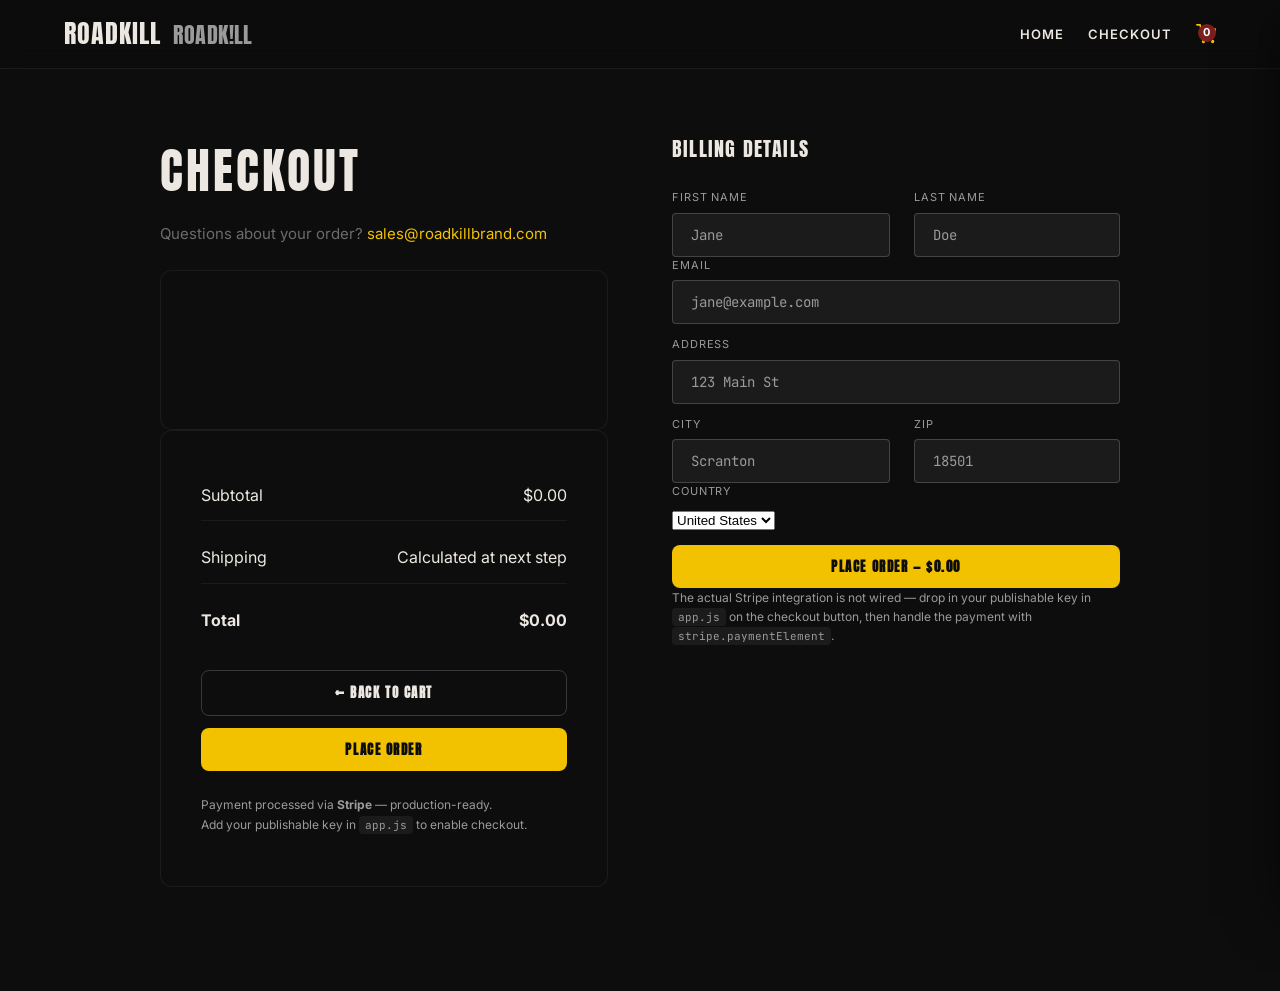
<file: checkout.html>
<!DOCTYPE html>
<html lang="en">
<head>
  <meta charset="UTF-8">
  <meta name="viewport" content="width=device-width, initial-scale=1.0">
  <title>Checkout — ROADKILL</title>
  <meta name="description" content="Checkout — ROADKILL Damaged on purpose.">

  <!-- Open Graph -->
  <meta property="og:title" content="Checkout — ROADKILL">
  <meta property="og:description" content="Checkout — ROADKILL. Damaged on purpose.">
  <meta property="og:image" content="/assets/og-banner.jpg">
  <meta property="og:url" content="https://www.roadkillbrand.com/checkout.html">

  <link rel="icon" href="data:image/svg+xml,<svg xmlns='http://www.w3.org/2000/svg' viewBox='0 0 32 32'><rect width='32' height='32' fill='%230d0d0d'/><text y='24' font-size='20' font-weight='700' fill='%23f2c200'>!</text></svg>">
  <link rel="preconnect" href="https://fonts.googleapis.com">
  <link rel="preconnect" href="https://fonts.gstatic.com" crossorigin>
  <link href="https://fonts.googleapis.com/css2?family=Anton&family=Inter:wght@400;500;600&family=JetBrains+Mono&display=swap" rel="stylesheet">
  <link rel="stylesheet" href="styles.css">
</head>
<body>

<header class="masthead">
  <div class="container masthead__inner">
    <a href="index.html" class="logo" aria-label="ROADKILL home">
      <span class="logo__word">ROADKILL</span>
      <span class="logo__variant">ROADK!LL</span>
    </a>
    <nav class="nav" id="nav">
      <a href="index.html" class="nav__link">Home</a>
      <a href="#checkout" class="nav__link">Checkout</a>
      <a href="cart.html" class="nav__cart" aria-label="Open cart">
        <svg width="20" height="20" viewBox="0 0 24 24" fill="none" stroke="#f2c200" stroke-width="2" stroke-linecap="round" stroke-linejoin="round"><circle cx="9" cy="21" r="1"/><circle cx="20" cy="21" r="1"/><path d="M1 1h4l2.68 13.39a2 2 0 0 0 2 1.61h9.72a2 2 0 0 0 2-1.61L23 6H6"/></svg>
        <span class="nav__cart-count" id="navCartCount">0</span>
      </a>
    </nav>
    <button class="nav__toggle" id="navToggle" aria-label="Toggle navigation" aria-expanded="false">
      <span></span><span></span><span></span>
    </button>
  </div>
</header>

<div class="page" id="page">
  <section class="page-section checkout" id="checkout">
    <div class="container">
      <div class="checkout__wrapper">
        <div class="checkout__left">
          <h1 class="checkout__title">Checkout</h1>
          <p class="checkout__sub">Questions about your order? <a href="mailto:sales@roadkillbrand.com">sales@roadkillbrand.com</a></p>

          <div class="checkout__cart" id="checkoutCart">
            <!-- Populated by app.js -->
          </div>

          <div class="checkout__details">
            <div class="checkout__totals">
              <div class="checkout__line">
                <span class="checkout__label">Subtotal</span>
                <span class="checkout__value" id="checkoutSubtotal">$0.00</span>
              </div>
              <div class="checkout__line">
                <span class="checkout__label">Shipping</span>
                <span class="checkout__value">Calculated at next step</span>
              </div>
              <div class="checkout__line checkout__total-row">
                <span class="checkout__label">Total</span>
                <span class="checkout__value" id="checkoutTotal">$0.00</span>
              </div>
            </div>
            <div class="checkout__actions">
              <a href="cart.html" class="btn btn--ghost">← Back to cart</a>
              <button class="btn btn--primary" id="placeOrderBtn" disabled>Place Order</button>
            </div>
            <p class="checkout__note">
              Payment processed via <strong>Stripe</strong> &mdash; production-ready.<br>
              Add your publishable key in <code>app.js</code> to enable checkout.
            </p>
          </div>
        </div>

        <div class="checkout__right">
          <div class="checkout__form-card">
            <h2 class="checkout__form-title">Billing details</h2>
            <form id="checkoutForm" novalidate>
              <div class="checkout__form-grid">
                <div class="checkout__field">
                  <label for="firstName">First name</label>
                  <input id="firstName" name="firstName" type="text" required placeholder="Jane">
                </div>
                <div class="checkout__field">
                  <label for="lastName">Last name</label>
                  <input id="lastName" name="lastName" type="text" required placeholder="Doe">
                </div>
              </div>
              <div class="checkout__field">
                <label for="email">Email</label>
                <input id="email" name="email" type="email" required placeholder="jane@example.com">
              </div>
              <div class="checkout__field">
                <label for="address">Address</label>
                <input id="address" name="address" type="text" required placeholder="123 Main St">
              </div>
              <div class="checkout__form-grid">
                <div class="checkout__field">
                  <label for="city">City</label>
                  <input id="city" name="city" type="text" required placeholder="Scranton">
                </div>
                <div class="checkout__field">
                  <label for="zip">ZIP</label>
                  <input id="zip" name="zip" type="text" required placeholder="18501">
                </div>
              </div>
              <div class="checkout__field">
                <label for="country">Country</label>
                <select id="country" name="country" required>
                  <option value="">United States</option>
                  <option value="CA">Canada</option>
                  <option value="MX">Mexico</option>
                </select>
              </div>
              <button class="btn btn--primary btn--full" type="submit">
                <span id="checkoutBtnText">Place Order — $0.00</span>
              </button>
            </form>
            <p class="checkout__form-note">
              The actual Stripe integration is not wired — drop in your publishable key in <code>app.js</code> on the checkout button, then handle the payment with <code>stripe.paymentElement</code>.
            </p>
          </div>
        </div>
      </div>
    </div>
  </section>
</div>

<div class="cart-overlay" id="cartOverlay" aria-hidden="true"></div>
<div class="cart-drawer" id="cartDrawer" aria-hidden="true" role="dialog" aria-label="Shopping cart">
  <div class="cart-drawer__header">
    <h2>Your Cart</h2>
    <button class="cart-drawer__close" id="cartClose" aria-label="Close cart">&times;</button>
  </div>
  <ul class="cart-drawer__list" id="cartList"></ul>
  <div class="cart-drawer__footer">
    <div class="cart-drawer__totals">
      <span class="cart-drawer__subtotal">Subtotal</span>
      <span class="cart-drawer__amount" id="cartSubtotal">$0.00</span>
    </div>
    <a href="checkout.html" class="btn btn--primary btn--full">Checkout</a>
    <p class="cart-drawer__note">Stripe-ready &middot; placeholder until you plug in your key.</p>
  </div>
</div>

<script src="data.js"></script>
<script src="app.js"></script>
</body>
</html>
</file>
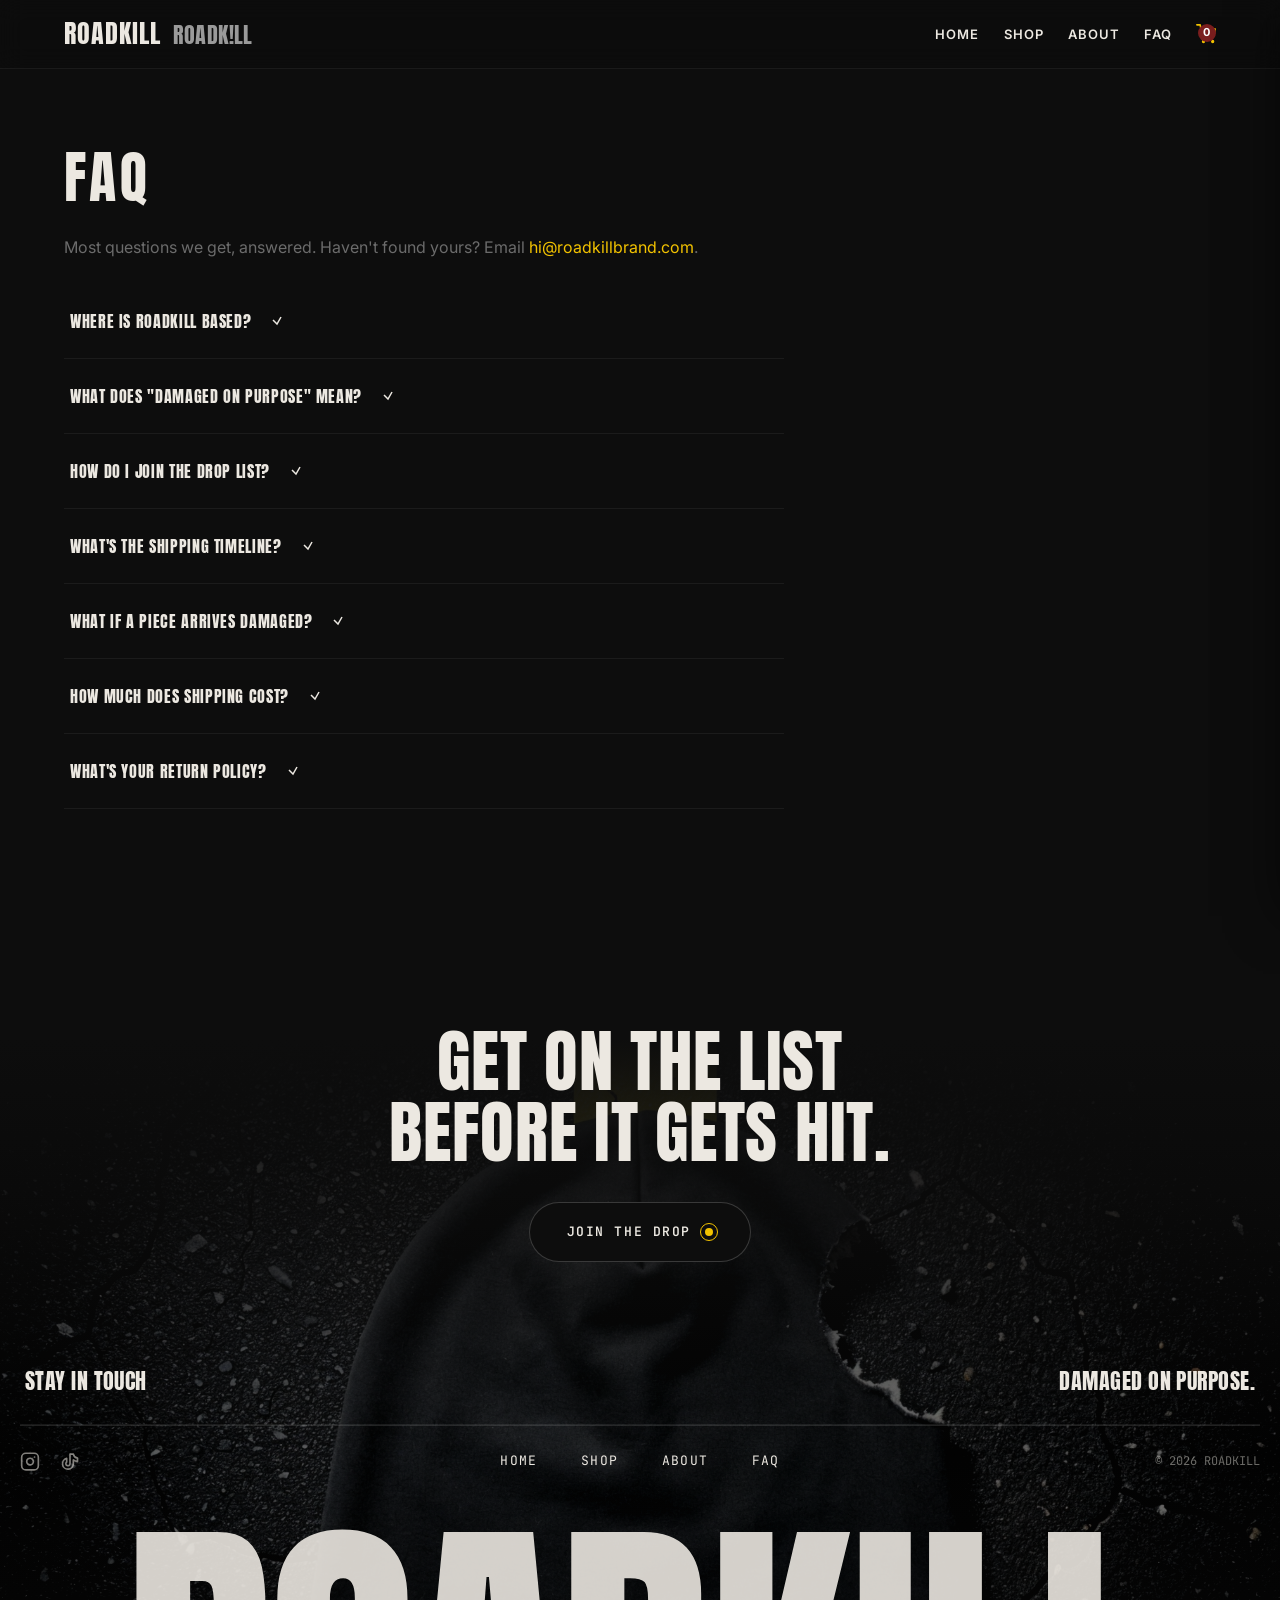
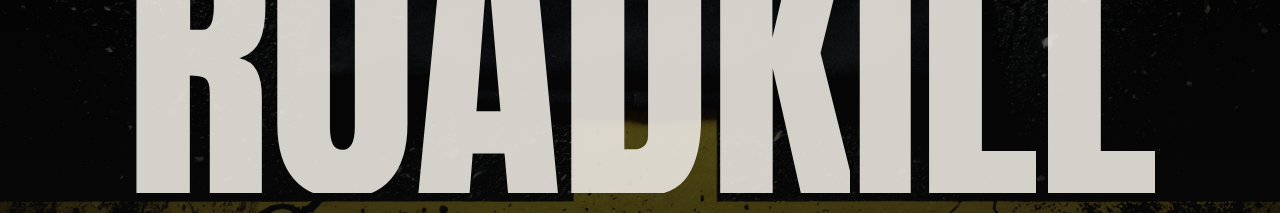
<file: faq.html>
<!DOCTYPE html>
<html lang="en">
<head>
  <meta charset="UTF-8">
  <meta name="viewport" content="width=device-width, initial-scale=1.0">
  <title>FAQ — ROADKILL</title>
  <meta name="description" content="FAQ — ROADKILL. Shipping, returns, and everything damaged. Damaged on purpose.">

  <!-- Open Graph -->
  <meta property="og:title" content="FAQ — ROADKILL">
  <meta property="og:description" content="FAQ — ROADKILL. Shipping, returns, and everything damaged.">
  <meta property="og:image" content="/assets/og-banner.jpg">
  <meta property="og:url" content="https://www.roadkillbrand.com/faq.html">

  <link rel="icon" href="data:image/svg+xml,<svg xmlns='http://www.w3.org/2000/svg' viewBox='0 0 32 32'><rect width='32' height='32' fill='%230d0d0d'/><text y='24' font-size='20' font-weight='700' fill='%23f2c200'>!</text></svg>">
  <link rel="preconnect" href="https://fonts.googleapis.com">
  <link rel="preconnect" href="https://fonts.gstatic.com" crossorigin>
  <link href="https://fonts.googleapis.com/css2?family=Anton&family=Inter:wght@400;500;600&family=JetBrains+Mono&display=swap" rel="stylesheet">
  <link rel="stylesheet" href="styles.css">
</head>
<body>

<header class="masthead">
  <div class="container masthead__inner">
    <a href="index.html" class="logo" aria-label="ROADKILL home">
      <span class="logo__word">ROADKILL</span>
      <span class="logo__variant">ROADK!LL</span>
    </a>
    <nav class="nav" id="nav">
      <a href="index.html" class="nav__link">Home</a>
      <a href="shop.html" class="nav__link">Shop</a>
      <a href="about.html" class="nav__link">About</a>
      <a href="faq.html" class="nav__link">FAQ</a>
      <a href="cart.html" class="nav__cart" aria-label="Open cart">
        <svg width="20" height="20" viewBox="0 0 24 24" fill="none" stroke="#f2c200" stroke-width="2" stroke-linecap="round" stroke-linejoin="round"><circle cx="9" cy="21" r="1"/><circle cx="20" cy="21" r="1"/><path d="M1 1h4l2.68 13.39a2 2 0 0 0 2 1.61h9.72a2 2 0 0 0 2-1.61L23 6H6"/></svg>
        <span class="nav__cart-count" id="navCartCount">0</span>
      </a>
    </nav>
    <button class="nav__toggle" id="navToggle" aria-label="Toggle navigation" aria-expanded="false">
      <span></span><span></span><span></span>
    </button>
  </div>
</header>

<div class="page" id="page">
  <section class="page-section faq-page">
    <div class="container">
      <h1 class="faq-page__title">FAQ</h1>
      <p class="faq-page__sub">Most questions we get, answered. Haven't found yours? Email <a href="mailto:hi@roadkillbrand.com">hi@roadkillbrand.com</a>.</p>

      <div class="faq__list" id="faqList">
        <div class="faq__item">
          <button class="faq__q" aria-expanded="false" aria-controls="faq1">
            <span>Where is ROADKILL based?</span>
            <svg width="16" height="16" viewBox="0 0 16 16" fill="none" stroke="#ECE8E1" stroke-width="1.5"><polyline points="4 7 8 11 12 4"/></svg>
          </button>
          <div class="faq__a" id="faq1">
            <p>We're from northeastern Pennsylvania — grit, cold, and highway energy. The "side of the road" aesthetic comes straight from the turnpikes and truck stops of PA.</p>
          </div>
        </div>
        <div class="faq__item">
          <button class="faq__q" aria-expanded="false" aria-controls="faq2">
            <span>What does "damaged on purpose" mean?</span>
            <svg width="16" height="16" viewBox="0 0 16 16" fill="none" stroke="#ECE8E1" stroke-width="1.5"><polyline points="4 7 8 11 12 4"/></svg>
          </button>
          <div class="faq__a" id="faq2">
            <p>Our whole brand is "damaged goods." We intentionally leave wear, bites, tears and scuffs on every piece. It's the design, not a defect.</p>
          </div>
        </div>
        <div class="faq__item">
          <button class="faq__q" aria-expanded="false" aria-controls="faq3">
            <span>How do I join the drop list?</span>
            <svg width="16" height="16" viewBox="0 0 16 16" fill="none" stroke="#ECE8E1" stroke-width="1.5"><polyline points="4 7 8 11 12 4"/></svg>
          </button>
          <div class="faq__a" id="faq3">
            <p>Grab a spot on the list on our home page or the Drop List section. We'll send early access to the first 200 before the drop goes live.</p>
          </div>
        </div>
        <div class="faq__item">
          <button class="faq__q" aria-expanded="false" aria-controls="faq4">
            <span>What's the shipping timeline?</span>
            <svg width="16" height="16" viewBox="0 0 16 16" fill="none" stroke="#ECE8E1" stroke-width="1.5"><polyline points="4 7 8 11 12 4"/></svg>
          </button>
          <div class="faq__a" id="faq4">
            <p>Orders ship within 1&ndash;2 business days via USPS Priority. Expect 3&ndash;5 business days on the East Coast, 5&ndash;8 elsewhere.</p>
          </div>
        </div>
        <div class="faq__item">
          <button class="faq__q" aria-expanded="false" aria-controls="faq5">
            <span>What if a piece arrives damaged?</span>
            <svg width="16" height="16" viewBox="0 0 16 16" fill="none" stroke="#ECE8E1" stroke-width="1.5"><polyline points="4 7 8 11 12 4"/></svg>
          </button>
          <div class="faq__a" id="faq5">
            <p>All intentional damage is pre-approved. If something arrives with unexpected damage, reply to your order confirmation and we'll make it right &mdash; no questions, no returns hassle.</p>
          </div>
        </div>
        <div class="faq__item">
          <button class="faq__q" aria-expanded="false" aria-controls="faq6">
            <span>How much does shipping cost?</span>
            <svg width="16" height="16" viewBox="0 0 16 16" fill="none" stroke="#ECE8E1" stroke-width="1.5"><polyline points="4 7 8 11 12 4"/></svg>
          </button>
          <div class="faq__a" id="faq6">
            <p>Shipping is free on orders over $100. Under $100, standard USPS Priority is $7.99. We'll show the exact price at checkout.</p>
          </div>
        </div>
        <div class="faq__item">
          <button class="faq__q" aria-expanded="false" aria-controls="faq7">
            <span>What's your return policy?</span>
            <svg width="16" height="16" viewBox="0 0 16 16" fill="none" stroke="#ECE8E1" stroke-width="1.5"><polyline points="4 7 8 11 12 4"/></svg>
          </button>
          <div class="faq__a" id="faq7">
            <p>Due to the nature of the brand, we don't accept returns on unworn items. However, if a piece arrives with unexpected damage, we'll make it right &mdash; and the intentional damage is pre-approved.</p>
          </div>
        </div>
      </div>
    </div>
  </section>
</div>

<!-- ==================== FOOTER / ENDCAP ==================== -->
<footer class="endcap" id="endcap">
  <div class="endcap__media" aria-hidden="true">
    <img src="assets/hero-bunny-beanie.png" alt="" loading="lazy">
  </div>
  <div class="endcap__gradient" aria-hidden="true"></div>

  <div class="endcap__hero">
    <h2 class="endcap__title">Get on the list <br> before it gets hit.</h2>
    <a href="index.html#drop" class="endcap__btn">
      <span>Join the Drop</span>
      <span class="endcap__dot" aria-hidden="true"></span>
    </a>
  </div>

  <div class="endcap__block">
    <div class="endcap__top">
      <p class="endcap__label">Stay in Touch</p>
      <p class="endcap__label">Damaged on purpose.</p>
    </div>
    <hr class="endcap__divider">
    <div class="endcap__bottom">
      <div class="endcap__socials">
        <a href="#" aria-label="Instagram" class="endcap__social"><svg width="20" height="20" viewBox="0 0 24 24" fill="none" stroke="currentColor" stroke-width="2" stroke-linecap="round" stroke-linejoin="round"><rect x="2" y="2" width="20" height="20" rx="5" ry="5"></rect><path d="M16 11.37A4 4 0 1 1 12.63 8 4 4 0 0 1 16 11.37z"></path><line x1="17.5" y1="6.5" x2="17.51" y2="6.5"></line></svg></a>
        <a href="#" aria-label="TikTok" class="endcap__social"><svg width="20" height="20" viewBox="0 0 24 24" fill="none" stroke="currentColor" stroke-width="2" stroke-linecap="round" stroke-linejoin="round"><path d="M21 7.917v4.034a9.948 9.948 0 0 1 -5 -1.951v4.5a6.5 6.5 0 1 1 -8 -6.326v4.326a2.5 2.5 0 1 0 4 2v-11.5h4.083a6.005 6.005 0 0 0 4.917 4.917z"></path></svg></a>
      </div>
      <nav class="endcap__links" aria-label="Footer">
        <a href="index.html" class="endcap__link">Home</a>
        <a href="shop.html" class="endcap__link">Shop</a>
        <a href="about.html" class="endcap__link">About</a>
        <a href="faq.html" class="endcap__link">FAQ</a>
      </nav>
      <p class="endcap__copy">&copy; 2026 ROADKILL</p>
    </div>
  </div>

  <div class="endcap__wordmark-wrap" aria-hidden="true">
    <p class="endcap__wordmark">ROADKILL</p>
  </div>

  <div class="endcap__ring" id="endcapRing" aria-hidden="true"></div>
  <div class="endcap__pill" id="endcapPill" aria-hidden="true">
    <span class="endcap__pill-text"><span>Join</span> the drop</span>
  </div>
</footer>

<div class="cart-overlay" id="cartOverlay" aria-hidden="true"></div>
<div class="cart-drawer" id="cartDrawer" aria-hidden="true" role="dialog" aria-label="Shopping cart">
  <div class="cart-drawer__header">
    <h2>Your Cart</h2>
    <button class="cart-drawer__close" id="cartClose" aria-label="Close cart">&times;</button>
  </div>
  <ul class="cart-drawer__list" id="cartList"></ul>
  <div class="cart-drawer__footer">
    <div class="cart-drawer__totals">
      <span class="cart-drawer__subtotal">Subtotal</span>
      <span class="cart-drawer__amount" id="cartSubtotal">$0.00</span>
    </div>
    <a href="checkout.html" class="btn btn--primary btn--full">Checkout</a>
    <p class="cart-drawer__note">Stripe-ready &middot; placeholder until you plug in your key.</p>
  </div>
</div>

<script src="data.js"></script>
<script src="app.js"></script>
</body>
</html>
</file>
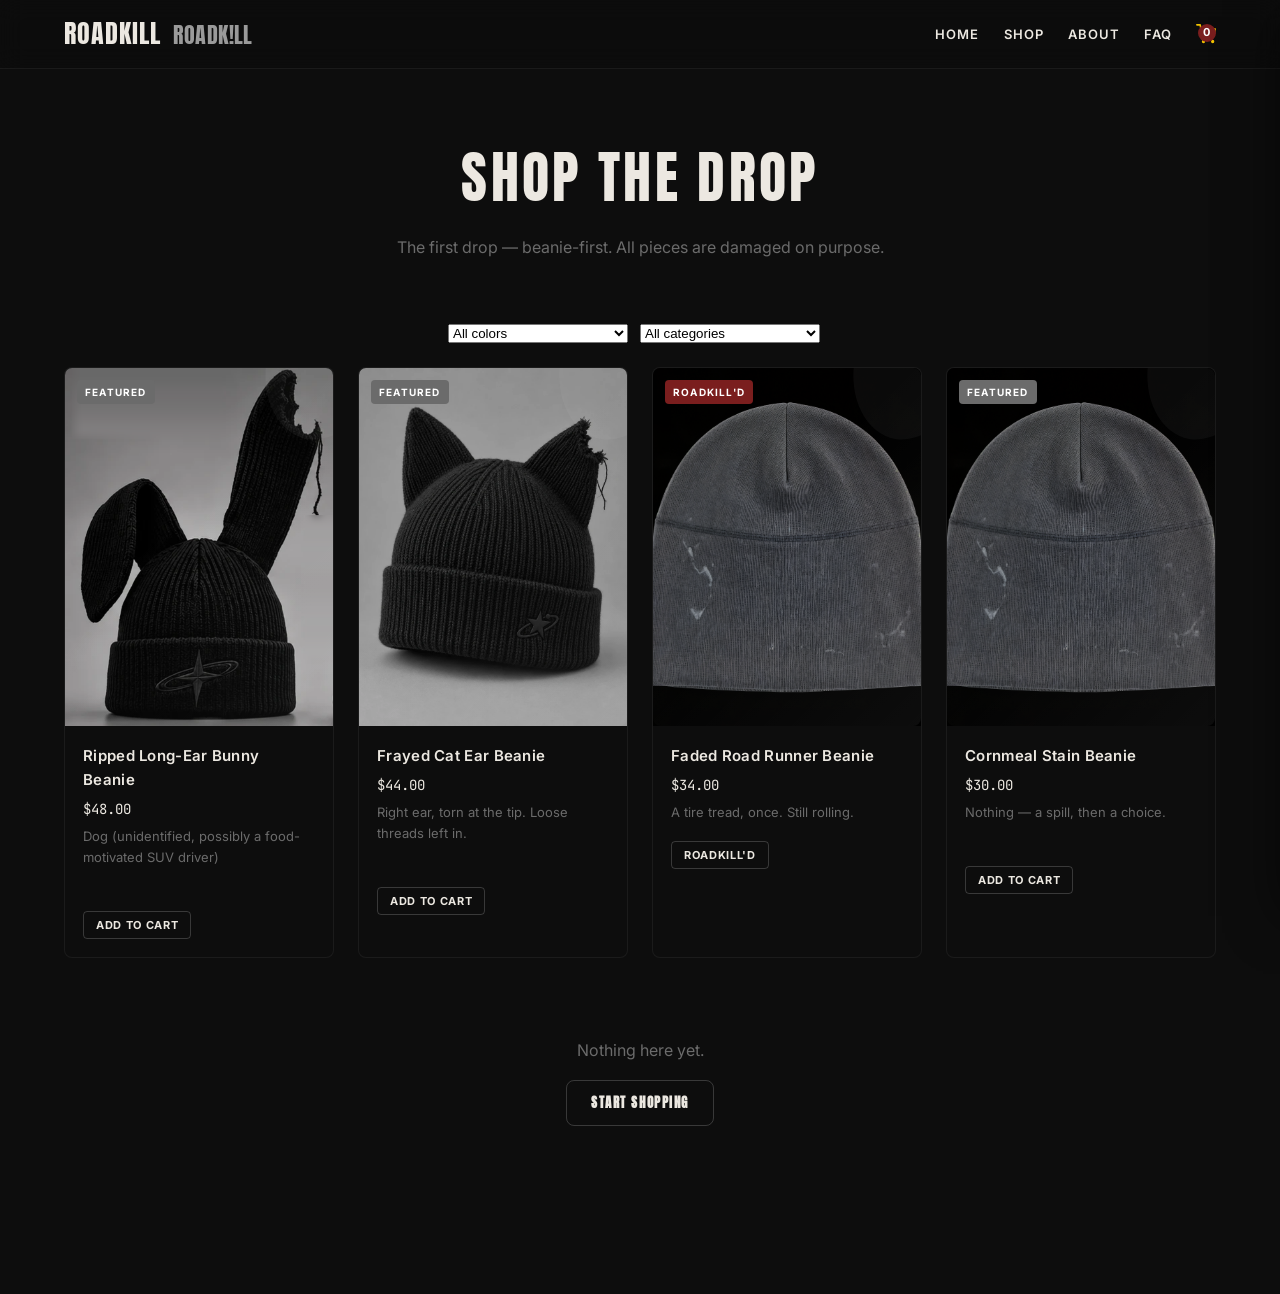
<file: shop.html>
<!DOCTYPE html>
<html lang="en">
<head>
  <meta charset="UTF-8">
  <meta name="viewport" content="width=device-width, initial-scale=1.0">
  <title>Shop — ROADKILL</title>
  <meta name="description" content="Shop the ROADKILL drop. Damaged on purpose. Beanies built for the PA winter.">

  <!-- Open Graph -->
  <meta property="og:title" content="Shop — ROADKILL">
  <meta property="og:description" content="Shop the ROADKILL drop. Damaged on purpose.">
  <meta property="og:image" content="/assets/og-banner.jpg">
  <meta property="og:url" content="https://www.roadkillbrand.com/shop.html">

  <link rel="icon" href="data:image/svg+xml,<svg xmlns='http://www.w3.org/2000/svg' viewBox='0 0 32 32'><rect width='32' height='32' fill='%230d0d0d'/><text y='24' font-size='20' font-weight='700' fill='%23f2c200'>!</text></svg>">
  <link rel="preconnect" href="https://fonts.googleapis.com">
  <link rel="preconnect" href="https://fonts.gstatic.com" crossorigin>
  <link href="https://fonts.googleapis.com/css2?family=Anton&family=Inter:wght@400;500;600&family=JetBrains+Mono&display=swap" rel="stylesheet">
  <link rel="stylesheet" href="styles.css">
</head>
<body>

<header class="masthead">
  <div class="container masthead__inner">
    <a href="index.html" class="logo" aria-label="ROADKILL home">
      <span class="logo__word">ROADKILL</span>
      <span class="logo__variant">ROADK!LL</span>
    </a>
    <nav class="nav" id="nav">
      <a href="index.html" class="nav__link">Home</a>
      <a href="shop.html" class="nav__link">Shop</a>
      <a href="about.html" class="nav__link">About</a>
      <a href="faq.html" class="nav__link">FAQ</a>
      <a href="cart.html" class="nav__cart" aria-label="Open cart">
        <svg width="20" height="20" viewBox="0 0 24 24" fill="none" stroke="#f2c200" stroke-width="2" stroke-linecap="round" stroke-linejoin="round"><circle cx="9" cy="21" r="1"/><circle cx="20" cy="21" r="1"/><path d="M1 1h4l2.68 13.39a2 2 0 0 0 2 1.61h9.72a2 2 0 0 0 2-1.61L23 6H6"/></svg>
        <span class="nav__cart-count" id="navCartCount">0</span>
      </a>
    </nav>
    <button class="nav__toggle" id="navToggle" aria-label="Toggle navigation" aria-expanded="false">
      <span></span><span></span><span></span>
    </button>
  </div>
</header>

<div class="page" id="page">
  <section class="page-section shop">
    <div class="container">
      <div class="shop__hero">
        <h1 class="shop__title">Shop the Drop</h1>
        <p class="shop__sub">The first drop &mdash; beanie-first. All pieces are damaged on purpose.</p>
        <div class="shop__countdown" id="shopCountdown"></div>
      </div>

      <div class="shop__filter-bar">
        <select id="colorFilter" class="input" aria-label="Filter by color">
          <option value="All">All colors</option>
        </select>
        <select id="categoryFilter" class="input" aria-label="Filter by category">
          <option value="All">All categories</option>
        </select>
        <span id="shopStatus" class="shop__status"></span>
      </div>

      <div class="product-grid" id="shopGrid">
        <!-- Populated by app.js -->
      </div>

      <div class="shop__empty" id="shopEmpty">
        <p>Nothing here yet.</p>
        <a href="index.html" class="btn btn--ghost">Start shopping</a>
      </div>
    </div>
  </section>
</div>

<div class="cart-overlay" id="cartOverlay" aria-hidden="true"></div>
<div class="cart-drawer" id="cartDrawer" aria-hidden="true" role="dialog" aria-label="Shopping cart">
  <div class="cart-drawer__header">
    <h2>Your Cart</h2>
    <button class="cart-drawer__close" id="cartClose" aria-label="Close cart">&times;</button>
  </div>
  <ul class="cart-drawer__list" id="cartList"></ul>
  <div class="cart-drawer__footer">
    <div class="cart-drawer__totals">
      <span class="cart-drawer__subtotal">Subtotal</span>
      <span class="cart-drawer__amount" id="cartSubtotal">$0.00</span>
    </div>
    <a href="checkout.html" class="btn btn--primary btn--full">Checkout</a>
    <p class="cart-drawer__note">Stripe-ready &middot; placeholder until you plug in your key.</p>
  </div>
</div>

<script src="data.js"></script>
<script src="app.js"></script>
</body>
</html>
</file>
<file: styles.css>
/* ============================================================
   ROADKILL — minimal e-commerce (single-file, no build step)
   CSS: design tokens, layout, components, page sections, cart.
   ============================================================ */

/* ---------- Design tokens ---------- */
:root {
  --black:      #0d0d0d;
  --off-white:  #ece8e1;
  --yellow:     #f2c200;
  --red:        #7a1e1e;
  --grey:       #6b6b6b;
  --grey-light: #9a9a9a;

  --ant:        'Anton', 'Arial Narrow', sans-serif;
  --mono:       'JetBrains Mono', 'Consolas', monospace;
  --sans:       'Inter', 'Segoe UI', sans-serif;

  --space-xs: 6px;
  --space-sm: 12px;
  --space-md: 18px;
  --space-lg: 24px;
  --space-xl: 40px;
  --space-2xl: 64px;

  --radius-sm: 4px;
  --radius-md: 8px;
  --radius-lg: 12px;

  --shadow-sm: 0 2px 8px rgba(0,0,0,.35);
  --shadow-md: 0 8px 24px rgba(0,0,0,.45);
  --shadow-lg: 0 16px 48px rgba(0,0,0,.55);

  --ease: cubic-bezier(.22,1,.36,1);
  --duration: .3s;
}

/* ---------- Reset / base ---------- */
*, *::before, *::after { box-sizing: border-box; }

html {
  scroll-behavior: smooth;
  -webkit-font-smoothing: antialiased;
  -moz-osx-font-smoothing: grayscale;
}

body {
  margin: 0;
  font-family: var(--sans);
  color: var(--off-white);
  background: var(--black);
  line-height: 1.6;
  min-height: 100vh;
  overflow-x: hidden;
}

img { display: block; max-width: 100%; }
a { color: inherit; text-decoration: none; }
button { font-family: inherit; cursor: pointer; border: none; background: none; }
input, textarea {
  font-family: var(--mono);
  font-size: 14px;
  color: var(--off-white);
  background: rgba(255,255,255,.06);
  border: 1px solid rgba(255,255,255,.18);
  border-radius: var(--radius-sm);
  padding: var(--space-sm) var(--space-md);
  outline: none;
  width: 100%;
}
input:focus, textarea:focus {
  border-color: var(--yellow);
  box-shadow: 0 0 0 3px rgba(242,194,0,.18);
}
input::placeholder, textarea::placeholder { color: var(--grey-light); }

.container {
  width: 100%;
  max-width: 1200px;
  margin: 0 auto;
  padding: 0 var(--space-lg);
}
.page {
  /* full-page sections fill the viewport on the sections themselves */
}

/* ---------- Masthead ---------- */
.masthead {
  position: sticky;
  top: 0;
  z-index: 100;
  background: rgba(13,13,13,.92);
  backdrop-filter: blur(12px);
  border-bottom: 1px solid rgba(255,255,255,.06);
}
.masthead__inner {
  display: flex;
  align-items: center;
  justify-content: space-between;
  height: 68px;
}
.logo {
  display: flex;
  align-items: baseline;
  gap: var(--space-sm);
  font-family: var(--ant);
  font-size: 26px;
  font-weight: 400;
  letter-spacing: .04em;
  color: var(--off-white);
}
.logo__variant {
  font-family: var(--ant);
  font-size: 22px;
  color: var(--grey-light);
  letter-spacing: .02em;
}
.nav {
  display: flex;
  align-items: center;
  gap: var(--space-lg);
}
.nav__link {
  position: relative;
  color: var(--off-white);
  font-size: 13px;
  letter-spacing: .08em;
  text-transform: uppercase;
  font-weight: 600;
  padding: var(--space-xs) 0;
}
.nav__link::after {
  content: '';
  position: absolute;
  bottom: 0; left: 0; right: 0;
  height: 1px;
  background: var(--yellow);
  transform: scaleX(0);
  transform-origin: right;
  transition: transform var(--duration) var(--ease);
}
.nav__link:hover::after,
.nav__link:focus-visible::after { transform: scaleX(1); transform-origin: left; }
.nav__cart {
  position: relative;
  display: flex;
  align-items: center;
  gap: var(--space-xs);
  color: var(--off-white);
  font-size: 13px;
  letter-spacing: .06em;
}
.nav__cart-count {
  position: absolute;
  top: 0; right: 0;
  background: var(--red);
  color: #fff;
  font-size: 11px;
  font-weight: 700;
  min-width: 18px;
  height: 18px;
  border-radius: 9px;
  display: flex;
  align-items: center;
  justify-content: center;
  padding: 0 4px;
}
.nav__toggle {
  display: none;
  flex-direction: column;
  gap: 5px;
  padding: var(--space-sm);
  border-radius: var(--radius-sm);
}
.nav__toggle span {
  display: block;
  height: 2px;
  background: var(--off-white);
  width: 22px;
  border-radius: 2px;
  transition: transform var(--duration) var(--ease);
}
.nav__toggle[aria-expanded="true"] span:nth-child(1) { transform: rotate(45deg) translate(5px,5px); }
.nav__toggle[aria-expanded="true"] span:nth-child(2) { opacity: 0; }
.nav__toggle[aria-expanded="true"] span:nth-child(3) { transform: rotate(-45deg) translate(5px,-5px); }

/* ---------- Buttons ---------- */
.btn {
  display: inline-flex;
  align-items: center;
  justify-content: center;
  gap: var(--space-sm);
  font-family: var(--sans);
  font-size: 13px;
  letter-spacing: .08em;
  text-transform: uppercase;
  font-weight: 700;
  padding: var(--space-sm) var(--space-lg);
  border-radius: var(--radius-md);
  transition: transform var(--duration) var(--ease), filter var(--duration);
  position: relative;
  overflow: hidden;
}
.btn--primary {
  background: var(--yellow);
  color: var(--black);
  font-family: var(--ant);
  letter-spacing: .12em;
}
.btn--primary:hover { background: var(--red); color: var(--off-white); transform: translateY(-2px); }
.btn--primary:focus-visible { outline: 2px solid var(--yellow); outline-offset: 3px; }
.btn--ghost {
  color: var(--off-white);
  font-family: var(--ant);
  letter-spacing: .12em;
  border: 1px solid rgba(255,255,255,.18);
}
.btn--ghost:hover { border-color: var(--yellow); color: var(--yellow); transform: translateY(-2px); }
.btn--full { width: 100%; }
.btn--danger { background: var(--red); color: #fff; }
.btn--danger:hover { background: #5a1414; }

/* ---------- Hero ---------- */
.hero {
  position: relative;
  min-height: 100vh;
  display: flex;
  align-items: center;
  overflow: hidden;
}
.hero__bg {
  position: absolute;
  inset: 0;
  z-index: 0;
}
.hero__bg img {
  width: 100%;
  height: 100%;
  object-fit: cover;
  object-position: center 30%;
}
.hero__grain {
  position: absolute;
  inset: 0;
  z-index: 1;
  background-image: url("data:image/svg+xml,%3Csvg viewBox='0 0 256 256' xmlns='http://www.w3.org/2000/svg'%3E%3Cfilter id='noise'%3E%3CfeTurbulence type='fractalNoise' baseFrequency='0.85' numOctaves='4' stitchTiles='stitch'/%3E%3C/filter%3E%3Crect width='100%25' height='100%25' filter='url(%23noise)' opacity='0.35'/%3E%3C/svg%3E");
  opacity: .4;
  pointer-events: none;
}
.hero__content {
  position: relative;
  z-index: 2;
  max-width: 640px;
  padding: var(--space-2xl) var(--space-lg) 0;
}
.eyebrow {
  margin: 0 0 var(--space-sm);
  color: var(--yellow);
  font-size: 12px;
  letter-spacing: .2em;
  text-transform: uppercase;
}
.hero__title {
  margin: 0 0 var(--space-sm);
  font-family: var(--ant);
  font-size: clamp(56px, 9vw, 110px);
  font-weight: 400;
  line-height: 0.95;
  letter-spacing: .06em;
  text-transform: uppercase;
}
.hero__title--alt { display: none; }
.hero__sub {
  margin: 0 0 var(--space-lg);
  color: var(--off-white);
  font-size: 18px;
  letter-spacing: .04em;
  font-weight: 500;
}
.hero__actions { display: flex; flex-direction: column; gap: var(--space-sm); }
.hero__countdown {
  margin-top: var(--space-lg);
  font-family: var(--mono);
  font-size: 13px;
  color: var(--off-white);
}
.hero__side {
  position: relative;
  z-index: 2;
  display: none;
}
.hero__scarab {
  position: relative;
}
.frame {
  position: relative;
  display: inline-block;
  border: 1px solid rgba(255,255,255,.12);
  overflow: hidden;
}
.frame img {
  width: 100%;
  aspect-ratio: 4/5;
  object-fit: cover;
}
.frame--bite {
  border-color: rgba(255,255,255,.2);
  box-shadow: 0 0 0 12px rgba(255,255,255,.03);
}
.frame__bite {
  position: absolute;
  top: -20%;
  right: -15%;
  width: 46%;
  height: 46%;
  background: rgba(255,255,255,.04);
  border-radius: 50%;
  transform: rotate(12deg);
  pointer-events: none;
}
.caption {
  position: absolute;
  bottom: 0; left: 0; right: 0;
  padding: var(--space-md);
  font-family: var(--mono);
  font-size: 12px;
  color: var(--off-white);
  letter-spacing: .04em;
  background: linear-gradient(0deg, rgba(13,13,13,.8), transparent);
}

/* ---------- Section shared ---------- */
.page-section {
  padding: var(--space-2xl) var(--space-lg) calc(var(--space-2xl) + 40px);
  position: relative;
}
.section-title {
  margin: 0 0 var(--space-sm);
  font-family: var(--ant);
  font-size: clamp(28px, 4vw, 44px);
  font-weight: 400;
  letter-spacing: .06em;
  text-transform: uppercase;
}
.section-lead {
  margin: 0 0 var(--space-lg);
  color: var(--grey);
  font-size: 16px;
  max-width: 620px;
}
.section-body {
  margin: 0 0 var(--space-lg);
  color: var(--off-white);
  font-size: 15px;
  line-height: 1.8;
}
.feature-list {
  list-style: none;
  margin: 0;
  padding: 0;
  display: grid;
  gap: var(--space-lg);
}
.feature-list__item {
  display: grid;
  grid-template-columns: 48px 1fr;
  gap: var(--space-md);
  align-items: start;
}
.feature-list__marker {
  font-family: var(--mono);
  font-size: 12px;
  color: var(--yellow);
  font-weight: 700;
  display: flex;
  align-items: center;
  justify-content: center;
  height: 40px;
  width: 40px;
  border-radius: 50%;
  background: var(--black);
}

/* ---------- Products ---------- */
.product-grid {
  display: grid;
  grid-template-columns: repeat(auto-fill, minmax(240px, 1fr));
  gap: var(--space-lg);
}
.product-card {
  position: relative;
  background: var(--black);
  border: 1px solid rgba(255,255,255,.06);
  border-radius: var(--radius-md);
  overflow: hidden;
  transition: transform var(--duration) var(--ease), border-color var(--duration);
}
.product-card:hover {
  transform: translateY(-4px);
  border-color: rgba(255,255,255,.14);
}
.product-card__img {
  position: relative;
  aspect-ratio: 3/4;
  overflow: hidden;
}
.product-card__img img {
  width: 100%;
  height: 100%;
  object-fit: cover;
  transition: transform var(--duration) var(--ease);
}
.product-card:hover .product-card__img img { transform: scale(1.04); }
.product-card__frame {
  position: absolute;
  inset: 0;
  border-radius: var(--radius-md);
  overflow: hidden;
  pointer-events: none;
}
.product-card__frame::before {
  content: '';
  position: absolute;
  inset: 0;
  background: linear-gradient(135deg, transparent 40%, rgba(255,255,255,.05));
  pointer-events: none;
}
.product-card__frame--bite {
  pointer-events: none;
}
.product-card__frame::after {
  content: '';
  position: absolute;
  top: -20%;
  right: -15%;
  width: 40%;
  height: 40%;
  background: rgba(255,255,255,.04);
  border-radius: 50%;
  transform: rotate(10deg);
  pointer-events: none;
}
.product-card__tag {
  position: absolute;
  top: var(--space-sm);
  left: var(--space-sm);
  font-size: 10px;
  letter-spacing: .12em;
  text-transform: uppercase;
  font-weight: 700;
  padding: 4px 8px;
  border-radius: var(--radius-sm);
  color: #fff;
}
.product-card__tag--sold {
  background: var(--red);
}
.product-card__tag--soon {
  background: var(--grey);
}
.product-card__body {
  padding: var(--space-md);
}
.product-card__name {
  font-family: var(--sans);
  font-size: 15px;
  font-weight: 600;
  margin: 0 0 var(--space-xs);
  letter-spacing: .02em;
}
.product-card__price {
  font-family: var(--mono);
  font-size: 14px;
  color: var(--off-white);
  margin: 0;
}
.product-card__eye {
  font-size: 13px;
  color: var(--grey);
  margin: var(--space-xs) 0;
}
.product-card__buy {
  margin-top: var(--space-sm);
  padding: 6px 12px;
  border: 1px solid rgba(255,255,255,.18);
  border-radius: var(--radius-sm);
  font-size: 11px;
  letter-spacing: .06em;
  text-transform: uppercase;
  font-weight: 700;
  color: var(--off-white);
  transition: border-color var(--duration), color var(--duration);
}
.product-card__buy:hover { border-color: var(--yellow); color: var(--yellow); }

/* ---------- Drop list ---------- */
.drop-list__card {
  max-width: 560px;
  margin: 0 auto;
  background: var(--black);
  border: 1px solid rgba(255,255,255,.06);
  border-radius: var(--radius-lg);
  padding: var(--space-2xl);
  box-shadow: var(--shadow-md);
}
.drop-list__title {
  margin: 0 0 var(--space-sm);
  font-family: var(--ant);
  font-size: 32px;
  font-weight: 400;
  letter-spacing: .04em;
  text-transform: uppercase;
}
.drop-list__sub {
  margin: 0 0 var(--space-lg);
  color: var(--grey);
  font-size: 15px;
}
.drop-list__fields {
  display: grid;
  gap: var(--space-sm);
  margin-bottom: var(--space-lg);
}
.form-feedback {
  font-size: 13px;
  min-height: 18px;
  margin: var(--space-sm) 0 0;
}
.form-feedback--ok { color: var(--yellow); }
.form-feedback--err { color: var(--red); }

/* ---------- About ---------- */
.about__inner {
  display: grid;
  grid-template-columns: 1fr 1fr;
  gap: var(--space-2xl);
  align-items: center;
}
.about__image {
  position: relative;
}
.about__image .frame {
  max-width: 100%;
}
/* ---------- ENDCAP (footer) ---------- */
.endcap {
  position: relative;
  height: 100vh;
  height: 100svh;
  min-height: 680px;
  overflow: hidden;
  background: var(--black);
  color: var(--off-white);
}
.endcap__media {
  position: absolute;
  left: 0;
  right: 0;
  bottom: 0;
  height: 90%;
  z-index: 0;
}
.endcap__media img {
  width: 100%;
  height: 100%;
  max-width: none;
  object-fit: cover;
  object-position: center 30%;
  filter: grayscale(.2) brightness(.55) contrast(1.05);
}
.endcap__gradient {
  position: absolute;
  inset: 0;
  z-index: 1;
  pointer-events: none;
  background: linear-gradient(to bottom,
    var(--black) 0%,
    var(--black) 14%,
    rgba(13,13,13,.75) 32%,
    rgba(13,13,13,.15) 60%,
    rgba(13,13,13,.55) 100%);
}
.endcap__hero {
  position: absolute;
  top: 0;
  left: 50%;
  transform: translateX(-50%);
  z-index: 2;
  width: 95%;
  max-width: 1100px;
  padding-top: calc(68px + 5vh);
  display: flex;
  flex-direction: column;
  align-items: center;
  gap: 2.2rem;
  text-align: center;
}
.endcap__title {
  margin: 0;
  font-family: var(--ant);
  font-weight: 400;
  text-transform: uppercase;
  font-size: clamp(2.4rem, 5.4vw, 4.6rem);
  line-height: 1.02;
  letter-spacing: .01em;
}
.endcap__btn {
  display: inline-flex;
  align-items: center;
  gap: .9rem;
  padding: 1.15rem 2.3rem;
  border-radius: 9999px;
  border: 1px solid rgba(255,255,255,.18);
  background: var(--black);
  color: var(--off-white);
  font-family: var(--mono);
  font-size: 13px;
  font-weight: 600;
  letter-spacing: .12em;
  text-transform: uppercase;
  text-decoration: none;
  transition: background var(--duration) var(--ease), color var(--duration) var(--ease),
    border-color var(--duration) var(--ease), transform var(--duration) var(--ease);
}
.endcap__btn:hover {
  background: var(--yellow);
  border-color: var(--yellow);
  color: var(--black);
  transform: translateY(-2px);
}
.endcap__dot {
  position: relative;
  width: 8px;
  height: 8px;
  border-radius: 50%;
  background: var(--yellow);
  animation: endcap-pulse 2s ease-in-out infinite;
}
.endcap__dot::after {
  content: "";
  position: absolute;
  inset: -5px;
  border-radius: 50%;
  border: 1px solid var(--yellow);
  animation: endcap-wave 2s ease-out infinite;
}
.endcap__btn:hover .endcap__dot { background: var(--black); box-shadow: none; }
.endcap__btn:hover .endcap__dot::after { border-color: var(--black); }
@keyframes endcap-pulse {
  0%, 100% { opacity: .5; transform: scale(.85); box-shadow: 0 0 4px rgba(242,194,0,.5); }
  50%      { opacity: 1;  transform: scale(1.1); box-shadow: 0 0 12px rgba(242,194,0,.9); }
}
@keyframes endcap-wave {
  0%   { transform: scale(.6); opacity: .9; }
  100% { transform: scale(2.3); opacity: 0; }
}

.endcap__block {
  position: absolute;
  left: 20px;
  right: 20px;
  top: 56%;
  transform: translateY(-50%);
  z-index: 3;
}
.endcap__top {
  display: flex;
  justify-content: space-between;
  align-items: flex-end;
  padding: 0 5px;
}
.endcap__label {
  margin: 0;
  font-family: var(--ant);
  font-size: 1.4rem;
  text-transform: uppercase;
  letter-spacing: .02em;
}
.endcap__divider {
  border: 0;
  height: 1px;
  background: rgba(255,255,255,.2);
  margin: 1.6rem 0;
}
.endcap__bottom {
  display: flex;
  align-items: center;
}
.endcap__socials {
  flex: 1;
  display: flex;
  gap: 1.25rem;
  color: rgba(236,232,225,.55);
}
.endcap__social {
  display: inline-flex;
  transition: color var(--duration) var(--ease), transform var(--duration) var(--ease);
}
.endcap__social svg { width: 20px; height: 20px; }
.endcap__social:hover { color: var(--yellow); transform: translateY(-2px); }
.endcap__links {
  flex: 2;
  display: flex;
  justify-content: center;
  flex-wrap: wrap;
  gap: 2.8rem;
}
.endcap__link {
  font-family: var(--mono);
  font-size: 13px;
  letter-spacing: .08em;
  text-transform: uppercase;
  text-decoration: none;
  transition: color var(--duration) var(--ease);
}
.endcap__link:hover { color: var(--yellow); }
.endcap__copy {
  flex: 1;
  margin: 0;
  text-align: right;
  font-family: var(--mono);
  font-size: 12px;
  color: rgba(236,232,225,.45);
}

.endcap__wordmark-wrap {
  position: absolute;
  left: 0;
  right: 0;
  bottom: 20px;
  padding: 0 20px;
  z-index: 3;
  pointer-events: none;
}
.endcap__wordmark {
  margin: 0;
  font-family: var(--ant);
  font-size: 24vw;
  line-height: .82;
  white-space: nowrap;
  text-align: center;
  letter-spacing: -.01em;
  opacity: .95;
}

/* reveals (JS splits text; only animates once .is-in is set) */
.endcap .word-wrapper {
  display: inline-block;
  overflow: hidden;
  vertical-align: bottom;
  padding-bottom: .15em;
  margin-bottom: -.15em;
}
.endcap .word-inner {
  display: inline-block;
  opacity: 0;
  transform: translateY(105%);
  filter: blur(20px);
}
.endcap.is-in .word-inner {
  animation: endcap-word 1.3s cubic-bezier(.05,.9,.1,1) forwards;
  animation-delay: calc(var(--i) * .1s);
}
@keyframes endcap-word {
  to { opacity: 1; transform: translateY(0); filter: blur(0); }
}
.endcap .letter-wrapper {
  display: inline-block;
  overflow: hidden;
  vertical-align: bottom;
  padding-top: .06em;
  margin-top: -.06em;
}
.endcap .letter-inner {
  display: inline-block;
  opacity: 0;
  transform: translateX(-105%);
  filter: blur(20px);
}
.endcap.is-in .letter-inner {
  animation: endcap-letter 1.2s cubic-bezier(.05,.9,.1,1) forwards;
  animation-delay: calc(.3s + var(--i) * .09s);
}
@keyframes endcap-letter {
  25%  { opacity: 1; }
  100% { opacity: .95; transform: translateX(0); filter: blur(0); }
}

/* cursor ring + glass pill (fine pointers only) */
.endcap__ring,
.endcap__pill {
  position: fixed;
  top: 0;
  left: 0;
  display: none;
  pointer-events: none;
  opacity: 0;
  transform: translate3d(-200px, -200px, 0) translate(-50%, -50%) scale(0);
  transition: opacity .25s ease;
  will-change: transform;
}
.endcap.has-cursor { cursor: none; }
.endcap.has-cursor a { cursor: none; }
.endcap.has-cursor .endcap__ring,
.endcap.has-cursor .endcap__pill { display: block; }
.endcap__ring.is-active,
.endcap__pill.is-active { opacity: 1; }
.endcap__ring {
  z-index: 99998;
  width: 48px;
  height: 48px;
  border-radius: 50%;
  border: 1.5px solid rgba(236,232,225,.45);
  transition: opacity .25s ease, border-color .3s ease;
}
.endcap__ring.expanded { border-color: rgba(242,194,0,.5); }
.endcap__pill {
  z-index: 99999;
  padding: .75rem 1.5rem;
  border-radius: 9999px;
  background: rgba(255,255,255,.08);
  -webkit-backdrop-filter: blur(12px);
  backdrop-filter: blur(12px);
  border: 1px solid rgba(255,255,255,.18);
  box-shadow: inset 0 1px 0 rgba(255,255,255,.18), 0 8px 30px rgba(0,0,0,.35);
  white-space: nowrap;
}
.endcap__pill-text {
  font-family: var(--mono);
  font-size: 12px;
  font-weight: 600;
  letter-spacing: .12em;
  text-transform: uppercase;
  color: var(--yellow);
  text-shadow: 0 0 12px rgba(242,194,0,.45);
}
.endcap__pill-text span { color: var(--off-white); text-shadow: none; }

@media (prefers-reduced-motion: reduce) {
  .endcap .word-inner,
  .endcap .letter-inner { opacity: 1; transform: none; filter: none; animation: none; }
  .endcap__dot,
  .endcap__dot::after { animation: none; }
}

@media (max-width: 820px) {
  .endcap__block {
    top: auto;
    bottom: calc(20px + 20vw + 24px);
    transform: none;
  }
  .endcap__top,
  .endcap__bottom {
    flex-direction: column;
    align-items: center;
    gap: 1rem;
    text-align: center;
  }
  .endcap__socials,
  .endcap__copy { flex: none; }
  .endcap__copy { text-align: center; }
  .endcap__links { gap: 1rem 1.4rem; }
}

/* ---------- FAQ ---------- */
.faq__list {
  max-width: 720px;
}
.faq__item {
  border-bottom: 1px solid rgba(255,255,255,.06);
  padding: var(--space-lg) 0;
}
.faq__q {
  display: flex;
  align-items: center;
  justify-content: space-between;
  gap: var(--space-md);
  font-family: var(--ant);
  font-size: 16px;
  font-weight: 400;
  letter-spacing: .04em;
  text-transform: uppercase;
  color: var(--off-white);
}
.faq__q[aria-expanded="false"] .faq__icon { transform: rotate(-90deg); }
.faq__icon {
  flex-shrink: 0;
  transition: transform var(--duration) var(--ease);
}
.faq__a {
  max-height: 0;
  overflow: hidden;
  transition: max-height var(--duration) var(--ease);
}
.faq__a.open { max-height: 300px; }
.faq__a p { margin: 0; color: var(--grey); line-height: 1.8; }

/* ---------- Cart drawer ---------- */
.cart-overlay {
  position: fixed;
  inset: 0;
  background: rgba(0,0,0,.6);
  z-index: 200;
  opacity: 0;
  pointer-events: none;
  transition: opacity var(--duration);
}
.cart-overlay--open { opacity: 1; pointer-events: auto; }
.cart-drawer {
  position: fixed;
  top: 0; right: 0; bottom: 0;
  width: min(420px, 100%);
  background: var(--black);
  z-index: 201;
  transform: translateX(100%);
  transition: transform var(--duration) var(--ease);
  display: flex;
  flex-direction: column;
  box-shadow: var(--shadow-lg);
}
.cart-drawer--open { transform: translateX(0); }
.cart-drawer__header {
  display: flex;
  align-items: center;
  justify-content: space-between;
  padding: var(--space-lg);
  border-bottom: 1px solid rgba(255,255,255,.06);
}
.cart-drawer__header h2 {
  font-family: var(--ant);
  font-size: 20px;
  font-weight: 400;
  letter-spacing: .06em;
  text-transform: uppercase;
  margin: 0;
}
.cart-drawer__close {
  font-size: 24px;
  color: var(--off-white);
  line-height: 1;
  transition: color var(--duration);
}
.cart-drawer__close:hover { color: var(--yellow); }
.cart-drawer__list {
  list-style: none;
  margin: 0;
  padding: 0;
  flex: 1;
  overflow-y: auto;
}
.cart-drawer__item {
  display: grid;
  grid-template-columns: 90px 1fr auto;
  gap: var(--space-md);
  padding: var(--space-sm) 0;
  border-bottom: 1px solid rgba(255,255,255,.06);
}
.cart-drawer__item:last-child { border-bottom: none; }
.cart-drawer__item-img img { width: 100%; aspect-ratio: 1; object-fit: cover; border-radius: var(--radius-sm); }
.cart-drawer__item-name { font-size: 14px; font-weight: 600; margin: 0 0 var(--space-xs); }
.cart-drawer__item-desc { font-size: 12px; color: var(--grey); margin: 0; }
.cart-drawer__item-price { font-family: var(--mono); font-size: 13px; color: var(--off-white); }
.cart-drawer__remove {
  font-size: 11px;
  color: var(--grey-light);
  transition: color var(--duration);
}
.cart-drawer__remove:hover { color: var(--red); }
.cart-drawer__footer {
  border-top: 1px solid rgba(255,255,255,.06);
  padding: var(--space-lg);
  display: flex;
  flex-direction: column;
  gap: var(--space-sm);
}
.cart-drawer__totals {
  display: flex;
  justify-content: space-between;
  font-size: 14px;
}
.cart-drawer__subtotal { color: var(--grey); }
.cart-drawer__amount {
  font-family: var(--mono);
  font-size: 24px;
  font-weight: 700;
  color: var(--off-white);
}
.cart-drawer__note {
  font-size: 11px;
  color: var(--grey-light);
  margin: 0;
}

/* ---------- Shared section padding tweaks ---------- */
.footer + .page-section { padding-top: 0; }

/* ---------- Responsive ---------- */
@media (max-width: 820px) {
  .nav__toggle { display: flex; }
  .nav__link,
  .nav__cart {
    opacity: 0;
    pointer-events: none;
    transform: translateY(-8px);
    transition: opacity var(--duration) var(--ease), transform var(--duration) var(--ease);
  }
  .nav[aria-expanded="true"] .nav__link,
  .nav[aria-expanded="true"] .nav__cart {
    opacity: 1;
    pointer-events: auto;
    transform: none;
  }
  .nav[aria-expanded="true"] {
    position: absolute;
    top: 68px; left: 0; right: 0;
    background: var(--black);
    border-bottom: 1px solid rgba(255,255,255,.06);
    padding: var(--space-lg);
    display: flex;
    flex-direction: column;
    gap: var(--space-sm);
  }
  .hero__side { display: block; }
  .about__inner { grid-template-columns: 1fr; }
  .about__image { order: -1; }
}

@media (max-width: 480px) {
  .container { padding: 0 var(--space-sm); }
  .product-grid { grid-template-columns: 1fr; }
  .hero__actions { flex-direction: row; }
}

/* ============================================================
   EXTRA PAGES: shop, about, faq, checkout, cart
   ============================================================ */

/* ---------- Shop ---------- */
.shop__hero {
  text-align: center;
  max-width: 640px;
  margin: 0 auto var(--space-2xl);
}
.shop__title {
  font-family: var(--ant);
  font-size: clamp(36px, 5vw, 56px);
  font-weight: 400;
  letter-spacing: .06em;
  text-transform: uppercase;
  margin: 0 0 var(--space-sm);
}
.shop__sub {
  color: var(--grey);
  font-size: 16px;
  margin: 0;
}
.shop__countdown {
  margin-top: var(--space-lg);
  font-family: var(--mono);
  font-size: 13px;
  color: var(--off-white);
}
.shop__filter-bar {
  display: flex;
  flex-wrap: wrap;
  gap: var(--space-sm);
  align-items: center;
  justify-content: center;
  margin-bottom: var(--space-lg);
}
.shop__filter-bar .input {
  min-width: 180px;
}
.shop__status {
  font-size: 13px;
  color: var(--grey);
  margin: 0;
}
.shop__empty {
  text-align: center;
  padding: var(--space-2xl);
  color: var(--grey);
}

/* ---------- Drop list (on home) ---------- */
.drop-list__card { max-width: 560px; margin: 0 auto; }

/* ---------- About page ---------- */
.about-page__hero {
  text-align: center;
  max-width: 560px;
  margin: 0 auto var(--space-2xl);
}
.about-page__title {
  font-family: var(--ant);
  font-size: clamp(36px, 5vw, 56px);
  font-weight: 400;
  letter-spacing: .06em;
  text-transform: uppercase;
  margin: 0 0 var(--space-sm);
}
.about-page__sub {
  color: var(--grey);
  font-size: 16px;
  margin: 0 0 var(--space-lg);
}
.about-page__content {
  max-width: 640px;
  margin: 0 auto var(--space-2xl);
  color: var(--off-white);
  line-height: 1.8;
}
.about-page__content p { margin-bottom: var(--space-lg); }
.about-page__content a { color: var(--yellow); }
.about-page__manifesto {
  background: var(--black);
  border: 1px solid rgba(255,255,255,.06);
  border-radius: var(--radius-lg);
  padding: var(--space-2xl);
  max-width: 640px;
  margin: 0 auto var(--space-2xl);
}
.about-page__manifesto h2 {
  font-family: var(--ant);
  font-size: 24px;
  font-weight: 400;
  letter-spacing: .06em;
  text-transform: uppercase;
  margin: 0 0 var(--space-sm);
}
.about-page__manifesto p {
  color: var(--grey);
  margin-bottom: var(--space-md);
  line-height: 1.8;
}

/* ---------- FAQ page ---------- */
.faq-page__title {
  font-family: var(--ant);
  font-size: clamp(36px, 5vw, 56px);
  font-weight: 400;
  letter-spacing: .06em;
  text-transform: uppercase;
  margin: 0 0 var(--space-sm);
}
.faq-page__sub {
  color: var(--grey);
  font-size: 16px;
  margin: 0 0 var(--space-lg);
}
.faq-page__sub a { color: var(--yellow); }

/* ---------- Cart / Checkout pages ---------- */
.cart-page__wrapper, .checkout__wrapper {
  max-width: 960px;
  margin: 0 auto;
}
.back-link {
  display: inline-block;
  color: var(--yellow);
  font-size: 13px;
  margin-bottom: var(--space-lg);
}
.cart-page__title {
  font-family: var(--ant);
  font-size: clamp(32px, 4vw, 48px);
  font-weight: 400;
  letter-spacing: .06em;
  text-transform: uppercase;
  margin: 0 0 var(--space-lg);
}
.cart-page__cart {
  background: var(--black);
  border: 1px solid rgba(255,255,255,.06);
  border-radius: var(--radius-lg);
  padding: var(--space-xl);
  min-height: 160px;
}
.cart-page__line {
  display: flex;
  justify-content: space-between;
  padding: var(--space-sm) 0;
  border-bottom: 1px solid rgba(255,255,255,.06);
}
.cart-page__line:last-child { border-bottom: none; }
.cart-page__label { color: var(--grey); }
.cart-page__value { font-family: var(--mono); color: var(--off-white); }
.cart-page__total-row .cart-page__value { font-size: 18px; font-weight: 700; }
.cart-page__actions {
  display: flex;
  flex-direction: column;
  gap: var(--space-sm);
  margin: var(--space-xl) 0;
}
.cart-page__note {
  color: var(--grey-light);
  font-size: 12px;
  margin: 0;
}

/* ---- Checkout ---- */
.checkout__wrapper {
  display: grid;
  grid-template-columns: 1fr 1fr;
  gap: var(--space-2xl);
}
.checkout__left { max-width: 560px; }
.checkout__title {
  font-family: var(--ant);
  font-size: clamp(32px, 4vw, 48px);
  font-weight: 400;
  letter-spacing: .06em;
  text-transform: uppercase;
  margin: 0 0 var(--space-sm);
}
.checkout__sub {
  color: var(--grey);
  font-size: 15px;
  margin: 0 0 var(--space-lg);
}
.checkout__sub a { color: var(--yellow); }
.checkout__cart {
  background: var(--black);
  border: 1px solid rgba(255,255,255,.06);
  border-radius: var(--radius-lg);
  padding: var(--space-xl);
  min-height: 160px;
}
.checkout__details {
  background: var(--black);
  border: 1px solid rgba(255,255,255,.06);
  border-radius: var(--radius-lg);
  padding: var(--space-xl);
}
.checkout__totals {
  display: flex;
  flex-direction: column;
  gap: var(--space-sm);
  margin-bottom: var(--space-lg);
}
.checkout__line {
  display: flex;
  justify-content: space-between;
  padding: var(--space-sm) 0;
  border-bottom: 1px solid rgba(255,255,255,.06);
}
.checkout__line:last-child { border-bottom: none; }
.checkout__total-row { font-weight: 700; }
.checkout__actions {
  display: flex;
  flex-direction: column;
  gap: var(--space-sm);
  margin-bottom: var(--space-lg);
}
.checkout__note {
  font-size: 12px;
  color: var(--grey-light);
  line-height: 1.6;
}
.checkout__note code {
  background: rgba(255,255,255,.06);
  padding: 2px 6px;
  border-radius: var(--radius-sm);
  font-family: var(--mono);
  font-size: 11px;
}
.checkout__form-card { max-width: 480px; }
.checkout__form-title {
  font-family: var(--ant);
  font-size: 20px;
  font-weight: 400;
  letter-spacing: .06em;
  text-transform: uppercase;
  margin: 0 0 var(--space-lg);
}
.checkout__form-grid {
  display: grid;
  grid-template-columns: 1fr 1fr;
  gap: var(--space-sm);
}
.checkout__field {
  margin-bottom: var(--space-sm);
}
.checkout__field label {
  display: block;
  font-size: 11px;
  letter-spacing: .08em;
  text-transform: uppercase;
  color: var(--grey-light);
  margin-bottom: var(--space-xs);
}
.checkout__form-grid .checkout__field { margin-bottom: 0; }
.checkout__form-grid .checkout__field:nth-child(2n) { margin-left: var(--space-sm); }
.checkout__form-grid .checkout__field:nth-child(2n) input,
.checkout__form-grid .checkout__field:nth-child(2n) select {
  margin-left: 0;
}
.checkout__form-note {
  font-size: 12px;
  color: var(--grey-light);
  margin: 0;
}
.checkout__form-note code {
  background: rgba(255,255,255,.06);
  padding: 2px 6px;
  border-radius: var(--radius-sm);
  font-family: var(--mono);
  font-size: 11px;
}

/* ---------- Footer tweaks for subpages ---- */
.footer + .page-section { padding-top: 0; }

/* ---------- Responsive for extra pages ---- */
@media (max-width: 820px) {
  .checkout__wrapper {
    grid-template-columns: 1fr;
  }
  .about-page__content { max-width: 100%; }
  .about-page__manifesto { max-width: 100%; }
}
</file>
